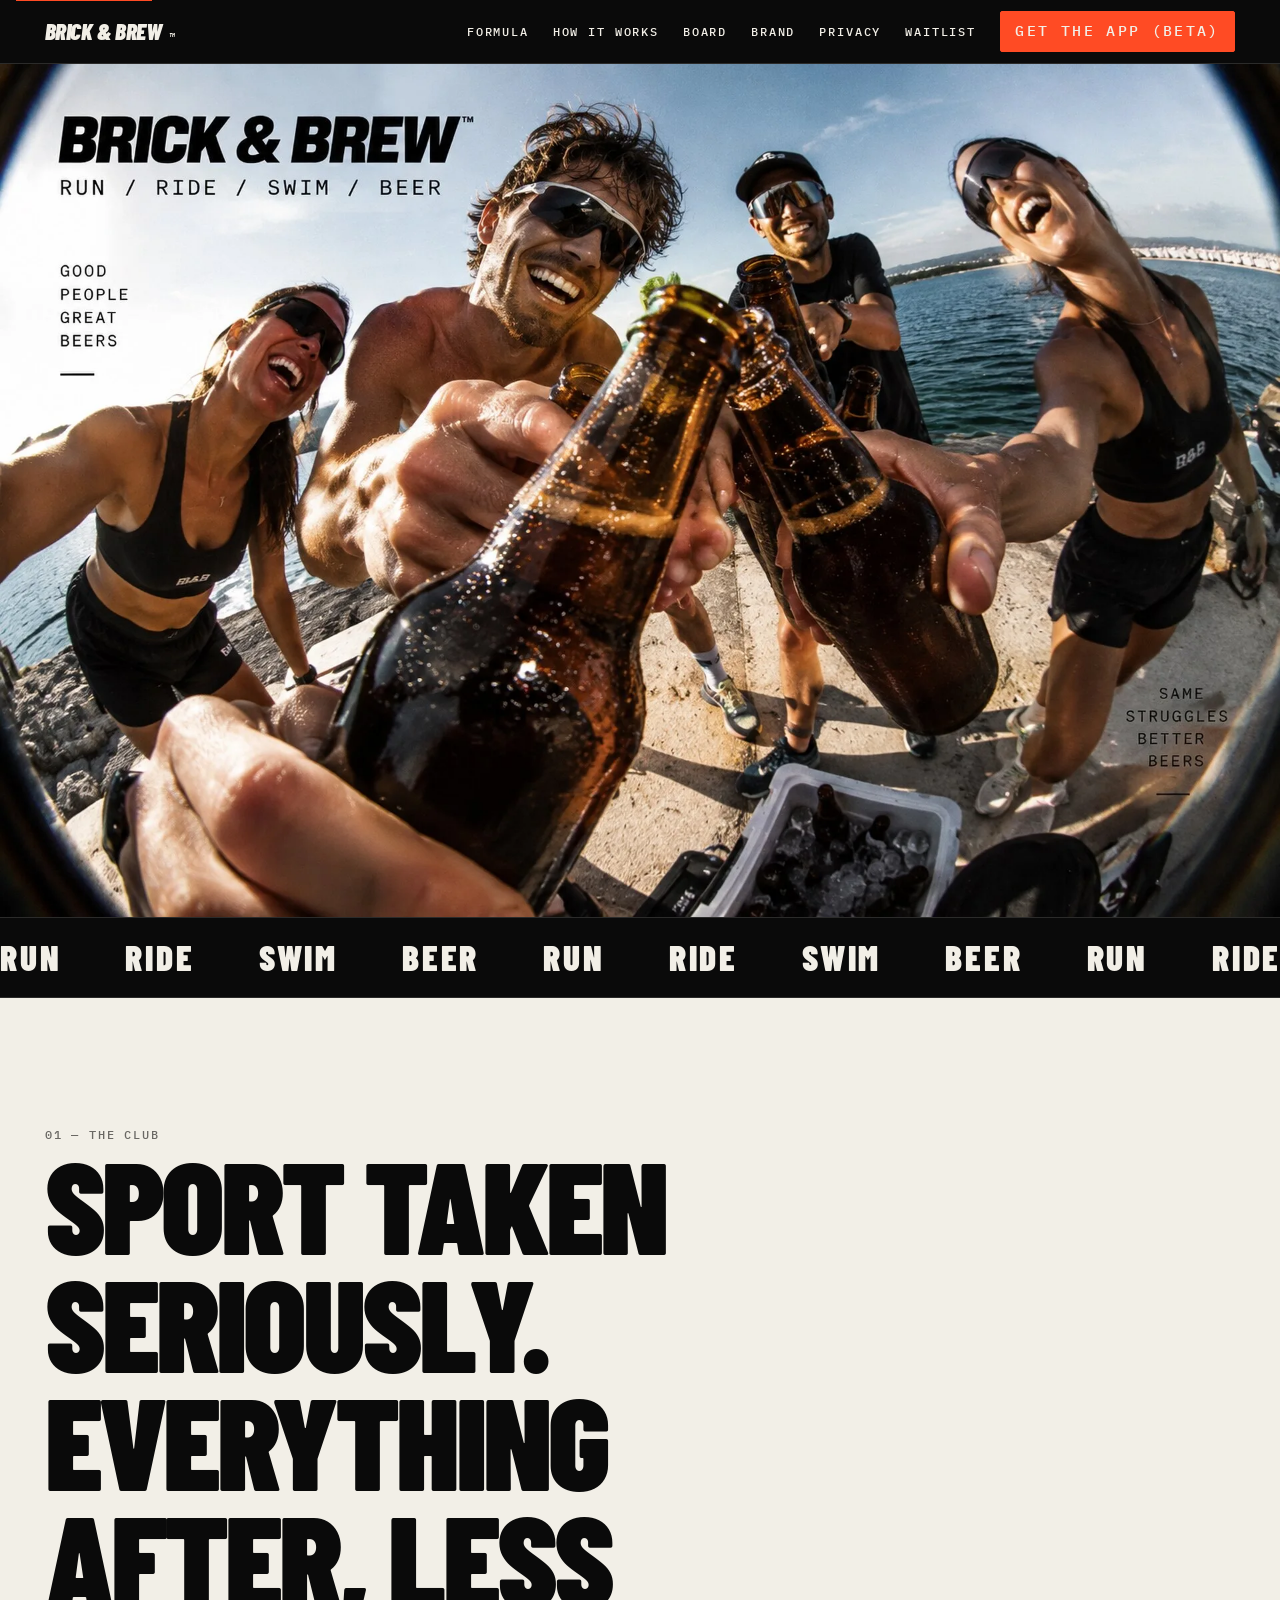
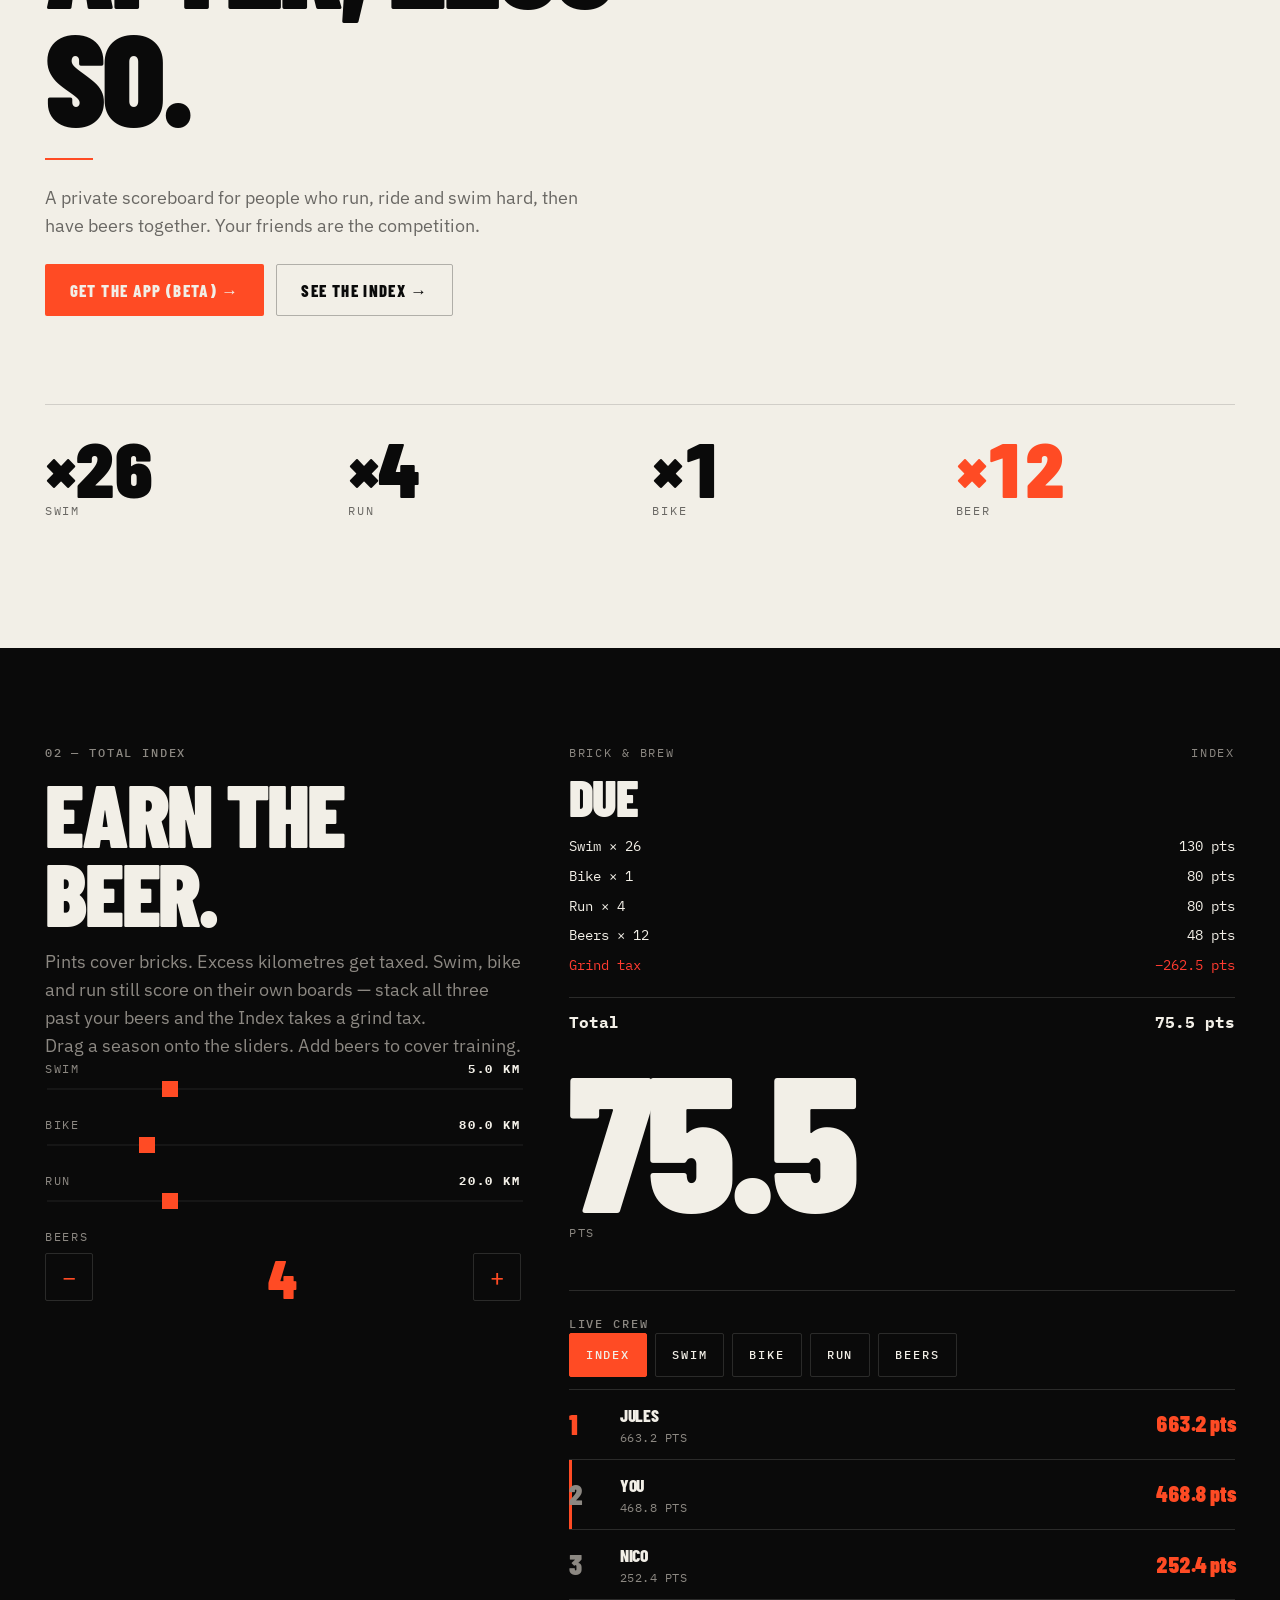
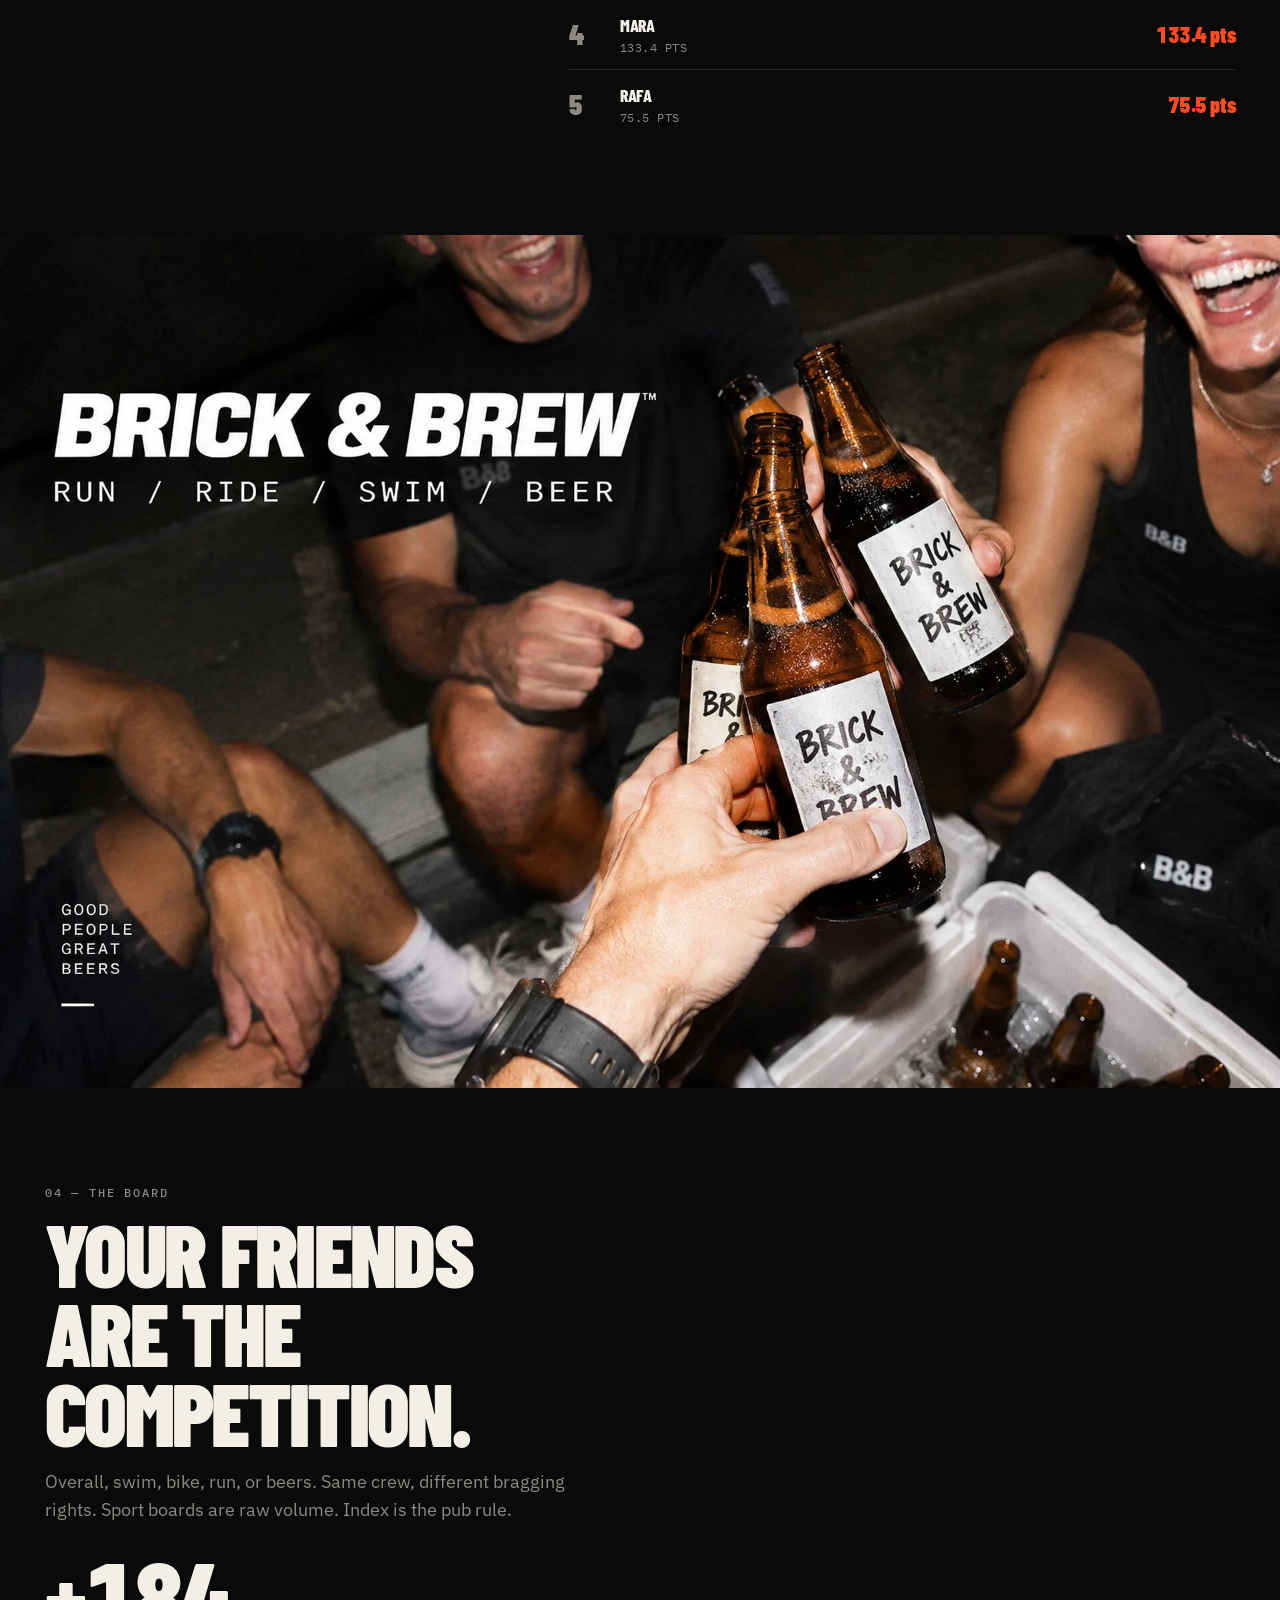
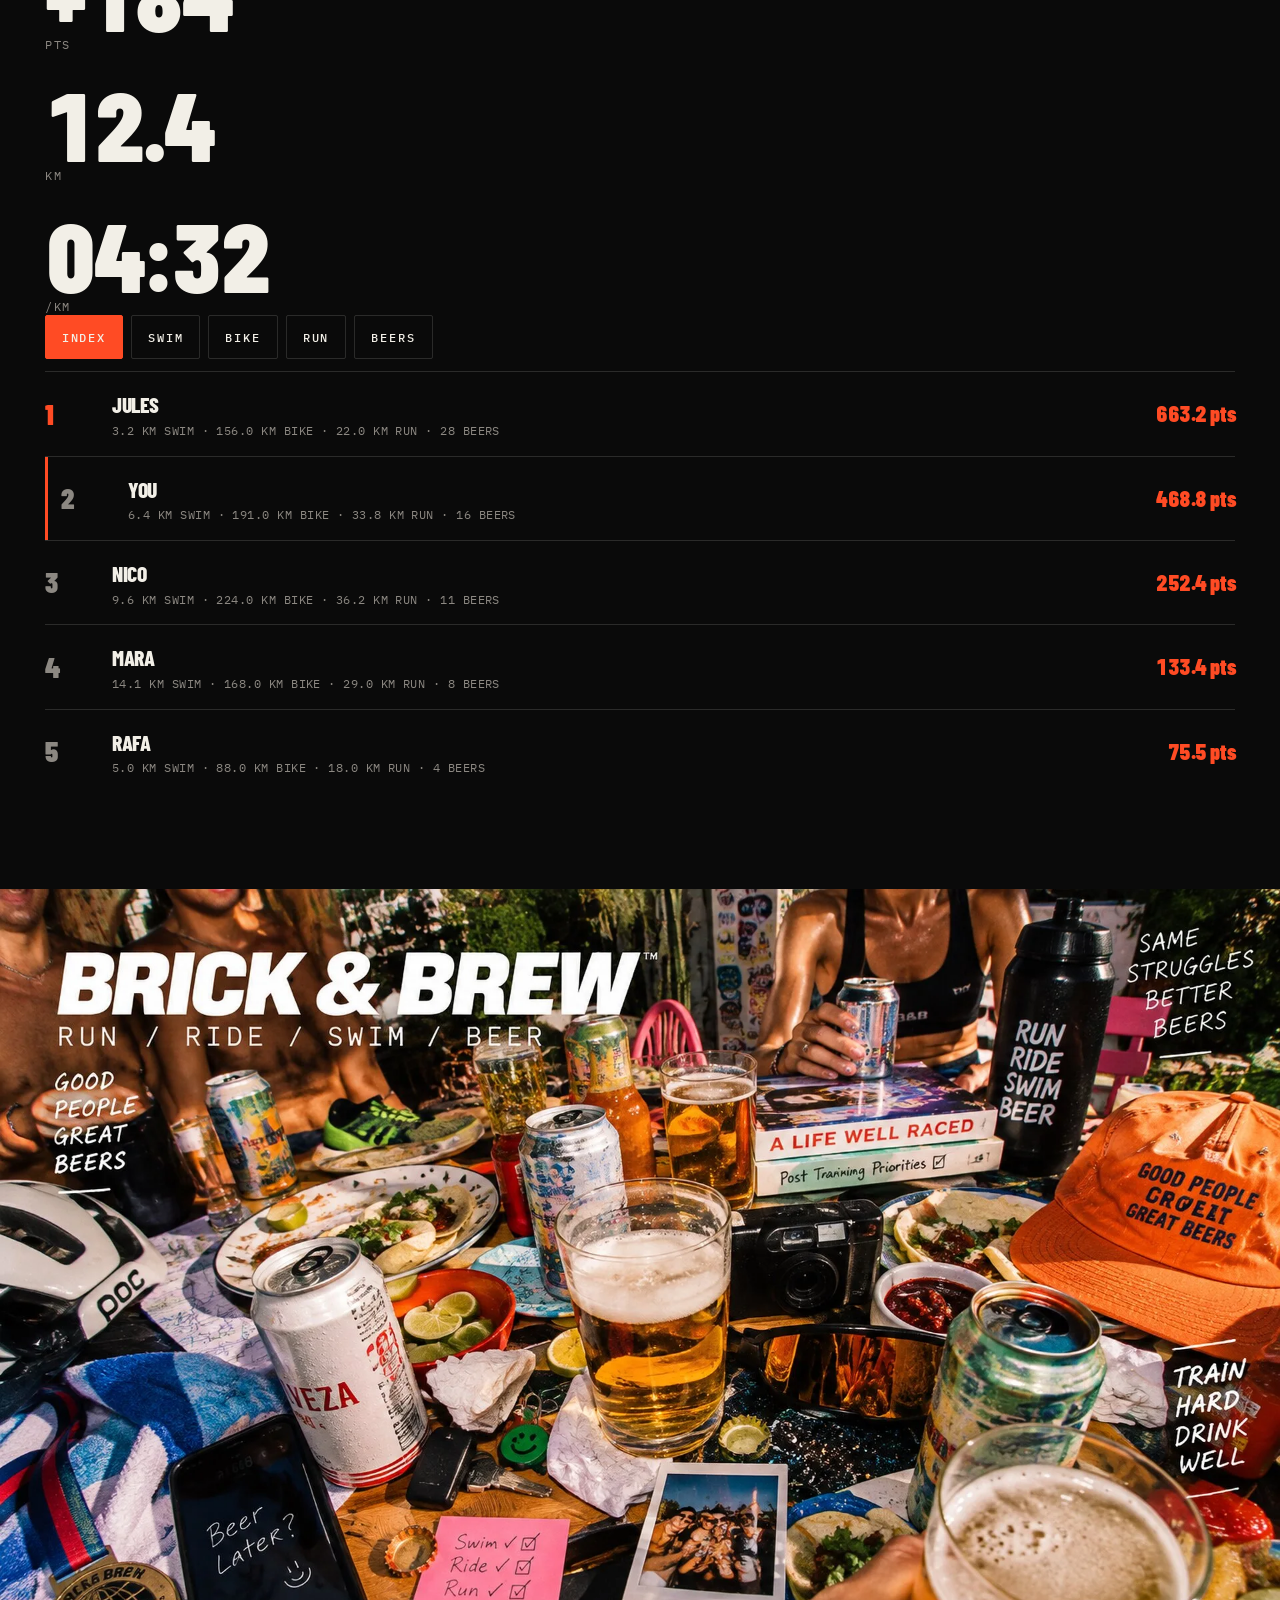
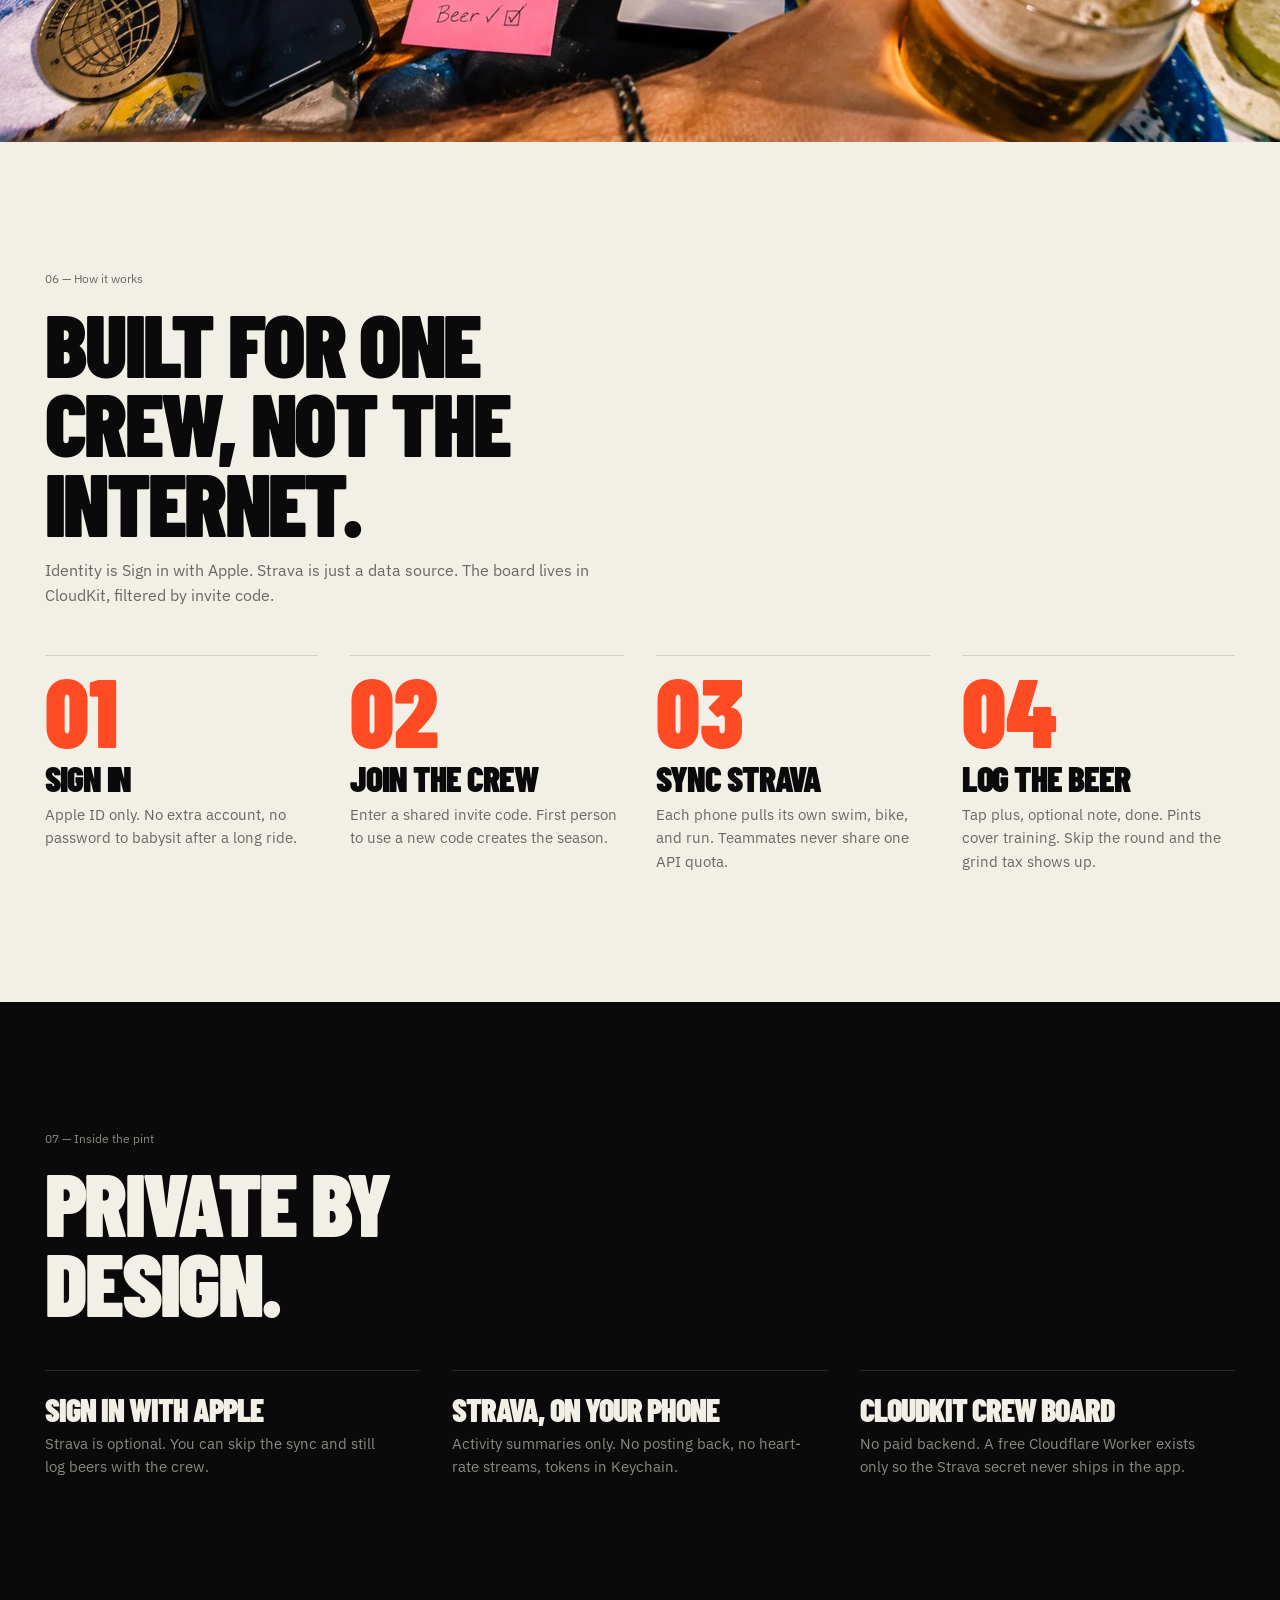
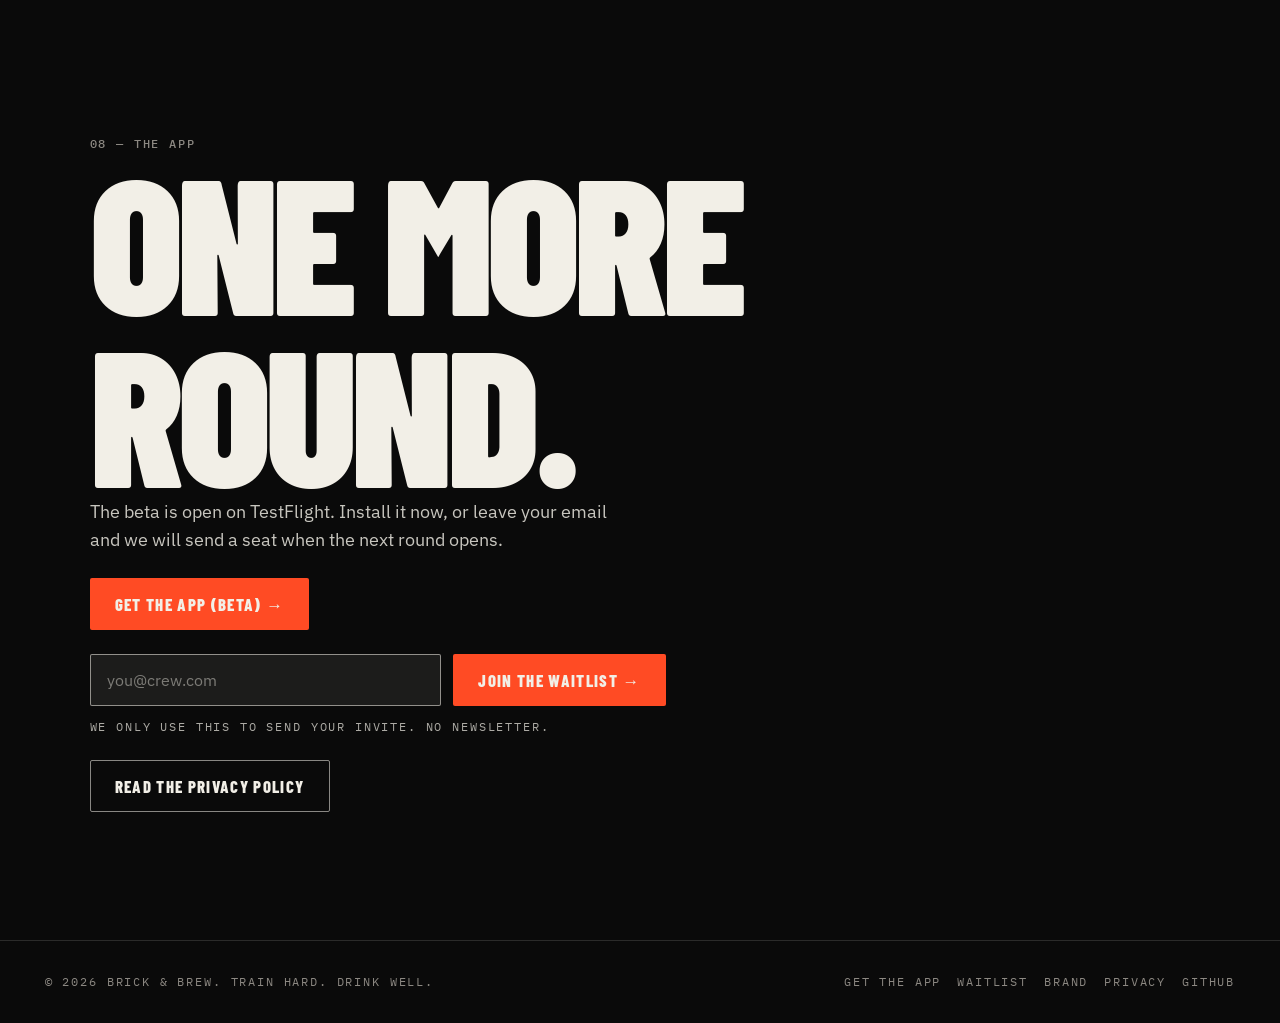
<file: docs/index.html>
<!DOCTYPE html>
<html lang="en">
<head>
  <meta charset="utf-8" />
  <meta name="viewport" content="width=device-width, initial-scale=1" />
  <title>Brick &amp; Brew — Train hard. Drink well.</title>
  <meta name="description" content="A social endurance club. Sync swim, bike, and run from Strava, log beers, and rank the crew on one Total Index." />
  <link rel="canonical" href="https://torresmanu.github.io/BrickAndBrew/" />
  <meta name="theme-color" content="#0A0A0A" />
  <meta property="og:type" content="website" />
  <meta property="og:title" content="Brick &amp; Brew" />
  <meta property="og:description" content="Sport taken seriously. Everything after, less so." />
  <meta property="og:url" content="https://torresmanu.github.io/BrickAndBrew/" />
  <meta property="og:image" content="https://torresmanu.github.io/BrickAndBrew/assets/photos/hero-wide.jpg?v=3" />
  <meta name="twitter:card" content="summary_large_image" />
  <link rel="icon" href="assets/favicon.svg?v=2" type="image/svg+xml" />
  <link rel="icon" href="assets/favicon-32.png?v=2" type="image/png" sizes="32x32" />
  <link rel="mask-icon" href="assets/logo-mark.svg?v=2" color="#0A0A0A" />
  <link rel="apple-touch-icon" href="assets/apple-touch-icon.png" />
  <link rel="preconnect" href="https://fonts.googleapis.com" />
  <link rel="preconnect" href="https://fonts.gstatic.com" crossorigin />
  <link href="https://fonts.googleapis.com/css2?family=Barlow+Condensed:ital,wght@0,600;0,700;0,800;0,900;1,600;1,700;1,800;1,900&family=IBM+Plex+Mono:wght@400;500;600&family=IBM+Plex+Sans:wght@400;500;600;700&display=swap" rel="stylesheet" />
  <link rel="stylesheet" href="css/site.css?v=4" />
  <noscript><style>[data-reveal]{opacity:1;transform:none;clip-path:none}</style></noscript>
</head>
<body>
  <a class="skip-link" href="#content">Skip to content</a>

  <header class="site-header">
    <div class="nav-bar">
      <a class="brand" href="index.html">
        Brick &amp; Brew<span class="brand-tm">™</span>
      </a>
      <input class="nav-toggle" id="nav-toggle" type="checkbox" />
      <label class="nav-burger" for="nav-toggle" aria-label="Open menu"><span></span></label>
      <nav class="nav-links" aria-label="Primary">
        <a href="#formula">Formula</a>
        <a href="#how">How it works</a>
        <a href="#board">Board</a>
        <a href="brand.html">Brand</a>
        <a href="privacy.html">Privacy</a>
        <a href="#waitlist">Waitlist</a>
        <a class="btn btn-primary" href="https://testflight.apple.com/join/XtTchxYr" target="_blank" rel="noopener noreferrer">Get the app (beta)</a>
      </nav>
    </div>
  </header>

  <main id="content">
    <section class="hero" aria-label="Brick and Brew">
      <div class="hero-media">
        <picture>
          <source type="image/webp" srcset="assets/photos/hero-wide.webp?v=3" />
          <img
            src="assets/photos/hero-wide.jpg?v=3"
            alt="Brick and Brew harbour toast: friends in kit clinking bottles after training. The still already carries the wordmark and slogans."
            width="1920"
            height="1280"
            fetchpriority="high"
          />
        </picture>
      </div>
    </section>

    <div class="marquee" aria-hidden="true">
      <div class="marquee-track">
        <span>Run</span><span>Ride</span><span>Swim</span><span>Beer</span>
        <span>Run</span><span>Ride</span><span>Swim</span><span>Beer</span>
        <span>Run</span><span>Ride</span><span>Swim</span><span>Beer</span>
        <span>Run</span><span>Ride</span><span>Swim</span><span>Beer</span>
        <span>Run</span><span>Ride</span><span>Swim</span><span>Beer</span>
        <span>Run</span><span>Ride</span><span>Swim</span><span>Beer</span>
        <span>Run</span><span>Ride</span><span>Swim</span><span>Beer</span>
        <span>Run</span><span>Ride</span><span>Swim</span><span>Beer</span>
      </div>
    </div>

    <section class="section" data-density="quiet" data-surface="paper" id="premise">
      <div class="grid">
        <div class="span-8" data-reveal>
          <p class="kicker">01 — The club</p>
          <h1 class="premise-title">Sport taken seriously. Everything after, less so.</h1>
          <hr class="premise-rule" />
          <p class="lede">A private scoreboard for people who run, ride and swim hard, then have beers together. Your friends are the competition.</p>
          <div class="cta-actions">
            <a class="btn btn-primary" href="https://testflight.apple.com/join/XtTchxYr" target="_blank" rel="noopener noreferrer">Get the app (beta) →</a>
            <a class="btn btn-ghost" href="#formula">See the index →</a>
          </div>
        </div>
        <div class="span-12 weight-rail">
          <div class="stat"><span class="stat-value">×26</span><span class="stat-label">Swim</span></div>
          <div class="stat"><span class="stat-value">×4</span><span class="stat-label">Run</span></div>
          <div class="stat"><span class="stat-value">×1</span><span class="stat-label">Bike</span></div>
          <div class="stat" data-sport="beer"><span class="stat-value">×12</span><span class="stat-label">Beer</span></div>
        </div>
      </div>
    </section>

    <section class="section" data-density="active" id="formula">
      <div class="wrap formula-grid">
        <div class="formula-copy" data-reveal>
          <p class="kicker">02 — Total Index</p>
          <h2>Earn the beer.</h2>
          <p class="lede">Pints cover bricks. Excess kilometres get taxed. Swim, bike and run still score on their own boards — stack all three past your beers and the Index takes a grind tax.</p>
          <form aria-describedby="formula-copy">
            <p id="formula-copy" class="lede">Drag a season onto the sliders. Add beers to cover training.</p>
            <div class="calc-row">
              <label for="swim-km">Swim <strong id="swim-km-value">5.0 km</strong></label>
              <input class="calc-range" id="swim-km" type="range" min="0" max="20" step="0.1" value="5" />
            </div>
            <div class="calc-row">
              <label for="ride-km">Bike <strong id="ride-km-value">80.0 km</strong></label>
              <input class="calc-range" id="ride-km" type="range" min="0" max="400" step="1" value="80" />
            </div>
            <div class="calc-row">
              <label for="run-km">Run <strong id="run-km-value">20.0 km</strong></label>
              <input class="calc-range" id="run-km" type="range" min="0" max="80" step="0.1" value="20" />
            </div>
            <div class="calc-row">
              <span>Beers</span>
              <div class="stepper" id="beer-stepper" tabindex="0" role="group" aria-label="Beer count">
                <button type="button" id="beer-minus" aria-label="Fewer beers">−</button>
                <span class="beer-count" id="beer-count-value">4</span>
                <button type="button" id="beer-plus" aria-label="More beers">+</button>
              </div>
            </div>
          </form>
        </div>
        <aside class="receipt" aria-live="polite" data-reveal>
          <div class="receipt-brand"><span>Brick &amp; Brew</span><span>Index</span></div>
          <h3>Due</h3>
          <dl>
            <div><dt>Swim × 26</dt><dd id="receipt-swim">130 pts</dd></div>
            <div><dt>Bike × 1</dt><dd id="receipt-ride">80 pts</dd></div>
            <div><dt>Run × 4</dt><dd id="receipt-run">80 pts</dd></div>
            <div><dt>Beers × 12</dt><dd id="receipt-beer">48 pts</dd></div>
            <div class="tax is-active"><dt>Grind tax</dt><dd id="receipt-tax">−262.5 pts</dd></div>
            <div class="total"><dt>Total</dt><dd id="receipt-total">75.5 pts</dd></div>
          </dl>
          <p class="index-blowup" id="index-hero">75.5</p>
          <span class="index-unit">PTS</span>
          <div class="live-board">
            <p class="kicker">Live crew</p>
            <div class="chips" role="group" aria-label="Preview leaderboard filters">
              <button class="chip is-active" type="button" data-board="overall" aria-pressed="true">Index</button>
              <button class="chip" type="button" data-board="swim" aria-pressed="false">Swim</button>
              <button class="chip" type="button" data-board="ride" aria-pressed="false">Bike</button>
              <button class="chip" type="button" data-board="run" aria-pressed="false">Run</button>
              <button class="chip" type="button" data-board="beers" aria-pressed="false">Beers</button>
            </div>
            <div class="rank-list" id="hero-board">
              <div class="state-block" role="status" aria-live="polite">
                <span class="spinner" aria-hidden="true"></span>
                <h3>Pulling the board</h3>
                <p>Syncing the crew catalog. This should resolve in a couple of seconds.</p>
              </div>
            </div>
          </div>
        </aside>
      </div>
    </section>

    <section class="section" data-density="loud" aria-label="Community">
      <figure class="photo-stage">
        <picture>
          <source type="image/webp" srcset="assets/photos/night-cheers.webp?v=3" />
          <img
            src="assets/photos/night-cheers.jpg?v=3"
            alt="A crew sitting on the pavement at night, clinking Brick and Brew bottles over an open cooler. The still already carries the wordmark."
            width="1920"
            height="1280"
            loading="lazy"
          />
        </picture>
      </figure>
    </section>

    <section class="section" data-density="active" id="board">
      <div class="wrap board-layout">
        <div data-reveal>
          <p class="kicker">04 — The board</p>
          <h2>Your friends are the competition.</h2>
          <p class="lede">Overall, swim, bike, run, or beers. Same crew, different bragging rights. Sport boards are raw volume. Index is the pub rule.</p>
          <div class="board-meta">
            <div class="stat"><span class="stat-value">+184</span><span class="stat-label">PTS</span></div>
            <div class="stat"><span class="stat-value">12.4</span><span class="stat-label">KM</span></div>
            <div class="stat"><span class="stat-value">04:32</span><span class="stat-label">/KM</span></div>
          </div>
        </div>
        <div data-reveal>
          <div class="chips" role="group" aria-label="Full leaderboard filters">
            <button class="chip is-active" type="button" data-board="overall" aria-pressed="true">Index</button>
            <button class="chip" type="button" data-board="swim" aria-pressed="false">Swim</button>
            <button class="chip" type="button" data-board="ride" aria-pressed="false">Bike</button>
            <button class="chip" type="button" data-board="run" aria-pressed="false">Run</button>
            <button class="chip" type="button" data-board="beers" aria-pressed="false">Beers</button>
          </div>
          <div class="rank-list" id="crew-board">
            <div class="state-block" role="status" aria-live="polite">
              <span class="spinner" aria-hidden="true"></span>
              <h3>Pulling the board</h3>
              <p>Syncing the crew catalog. This should resolve in a couple of seconds.</p>
            </div>
          </div>
        </div>
      </div>
    </section>

    <section class="section" data-density="loud" aria-label="Session table">
      <figure class="photo-stage">
        <picture>
          <source type="image/webp" srcset="assets/photos/table-session.webp?v=3" />
          <img
            src="assets/photos/table-session.jpg?v=3"
            alt="A crowded post-training table: beers in the foreground, tacos, a cycling helmet, and friends still in kit. The still already carries the Brick and Brew lockup and slogans."
            width="1920"
            height="1280"
            loading="lazy"
          />
        </picture>
      </figure>
    </section>

    <section class="section" data-density="quiet" data-surface="paper" id="how">
      <div class="wrap">
        <div class="section-head" data-reveal>
          <p class="kicker">06 — How it works</p>
          <h2>Built for one crew, not the internet.</h2>
          <p>Identity is Sign in with Apple. Strava is just a data source. The board lives in CloudKit, filtered by invite code.</p>
        </div>
        <div class="steps">
          <article class="step" data-reveal>
            <span class="step-num">01</span>
            <h3>Sign in</h3>
            <p>Apple ID only. No extra account, no password to babysit after a long ride.</p>
          </article>
          <article class="step" data-reveal>
            <span class="step-num">02</span>
            <h3>Join the crew</h3>
            <p>Enter a shared invite code. First person to use a new code creates the season.</p>
          </article>
          <article class="step" data-reveal>
            <span class="step-num">03</span>
            <h3>Sync Strava</h3>
            <p>Each phone pulls its own swim, bike, and run. Teammates never share one API quota.</p>
          </article>
          <article class="step" data-reveal>
            <span class="step-num">04</span>
            <h3>Log the beer</h3>
            <p>Tap plus, optional note, done. Pints cover training. Skip the round and the grind tax shows up.</p>
          </article>
        </div>
      </div>
    </section>

    <section class="section" data-density="quiet" id="craft">
      <div class="wrap">
        <div class="section-head" data-reveal>
          <p class="kicker">07 — Inside the pint</p>
          <h2>Private by design.</h2>
        </div>
        <div class="features">
          <article class="feature" data-reveal>
            <h3>Sign in with Apple</h3>
            <p>Strava is optional. You can skip the sync and still log beers with the crew.</p>
          </article>
          <article class="feature" data-reveal>
            <h3>Strava, on your phone</h3>
            <p>Activity summaries only. No posting back, no heart-rate streams, tokens in Keychain.</p>
          </article>
          <article class="feature" data-reveal>
            <h3>CloudKit crew board</h3>
            <p>No paid backend. A free Cloudflare Worker exists only so the Strava secret never ships in the app.</p>
          </article>
        </div>
      </div>
    </section>

    <section class="cta-finale" id="waitlist" aria-label="Waitlist">
      <div class="cta-finale-copy">
        <p class="kicker">08 — The app</p>
        <h2>One more round.</h2>
        <p class="lede">The beta is open on TestFlight. Install it now, or leave your email and we will send a seat when the next round opens.</p>
        <div class="cta-actions">
          <a class="btn btn-primary" href="https://testflight.apple.com/join/XtTchxYr" target="_blank" rel="noopener noreferrer">Get the app (beta) →</a>
        </div>
        <form
          class="waitlist-form"
          id="waitlist-form"
          action="https://brickandbrew-waitlist.brickandbrew.workers.dev/waitlist"
          method="post"
          novalidate
        >
          <div class="waitlist-honeypot" aria-hidden="true">
            <label for="waitlist-company">Company</label>
            <input id="waitlist-company" name="company" type="text" tabindex="-1" autocomplete="off" />
          </div>
          <div class="waitlist-row">
            <label class="visually-hidden" for="waitlist-email">Email</label>
            <input
              class="waitlist-field"
              id="waitlist-email"
              name="email"
              type="email"
              autocomplete="email"
              inputmode="email"
              maxlength="254"
              placeholder="you@crew.com"
              required
              aria-describedby="waitlist-hint waitlist-status"
            />
            <button class="btn btn-primary" id="waitlist-submit" type="submit">
              <span class="spinner btn-spinner" hidden aria-hidden="true"></span>
              <span class="btn-label">Join the waitlist →</span>
            </button>
          </div>
          <p class="waitlist-hint" id="waitlist-hint">We only use this to send your invite. No newsletter.</p>
          <div class="waitlist-status" id="waitlist-status" role="status" aria-live="polite"></div>
          <div class="waitlist-result" id="waitlist-success" hidden>
            <p class="kicker">You're on the list</p>
            <h3>We'll ping you.</h3>
            <p>When the next TestFlight round opens, that email gets a seat.</p>
          </div>
        </form>
        <noscript>
          <p class="waitlist-hint">Turn on JavaScript to join the waitlist from this page.</p>
        </noscript>
        <div class="cta-actions">
          <a class="btn btn-ghost" href="privacy.html">Read the privacy policy</a>
        </div>
      </div>
    </section>
  </main>

  <footer class="site-footer">
    <div class="wrap footer-grid">
      <p>© <span id="year">2026</span> Brick &amp; Brew. Train hard. Drink well.</p>
      <div class="footer-links">
        <a href="https://testflight.apple.com/join/XtTchxYr" target="_blank" rel="noopener noreferrer">Get the app</a>
        <a href="#waitlist">Waitlist</a>
        <a href="brand.html">Brand</a>
        <a href="privacy.html">Privacy</a>
        <a href="https://github.com/torresmanu/BrickAndBrew" rel="noopener noreferrer">GitHub</a>
      </div>
    </div>
  </footer>
  <script src="js/site.js" defer></script>
  <script src="js/waitlist.js" defer></script>
</body>
</html>
</file>
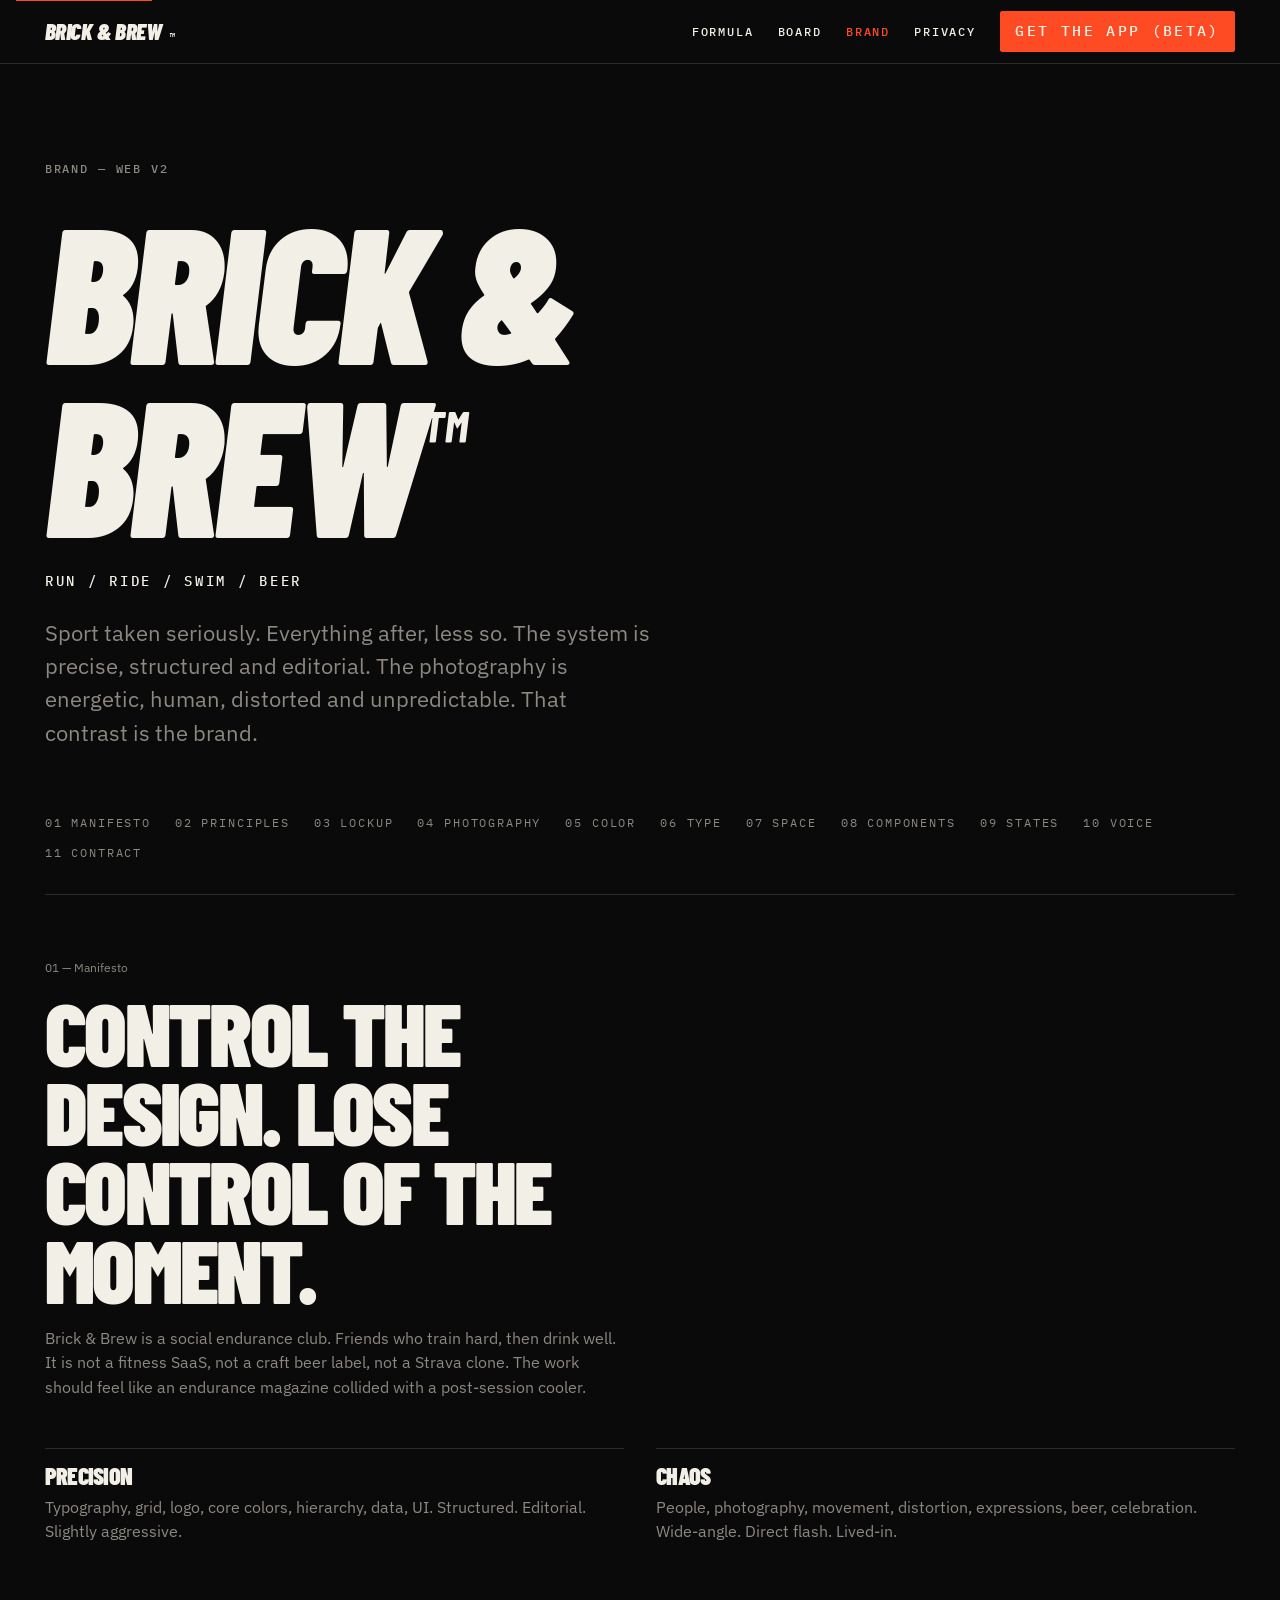
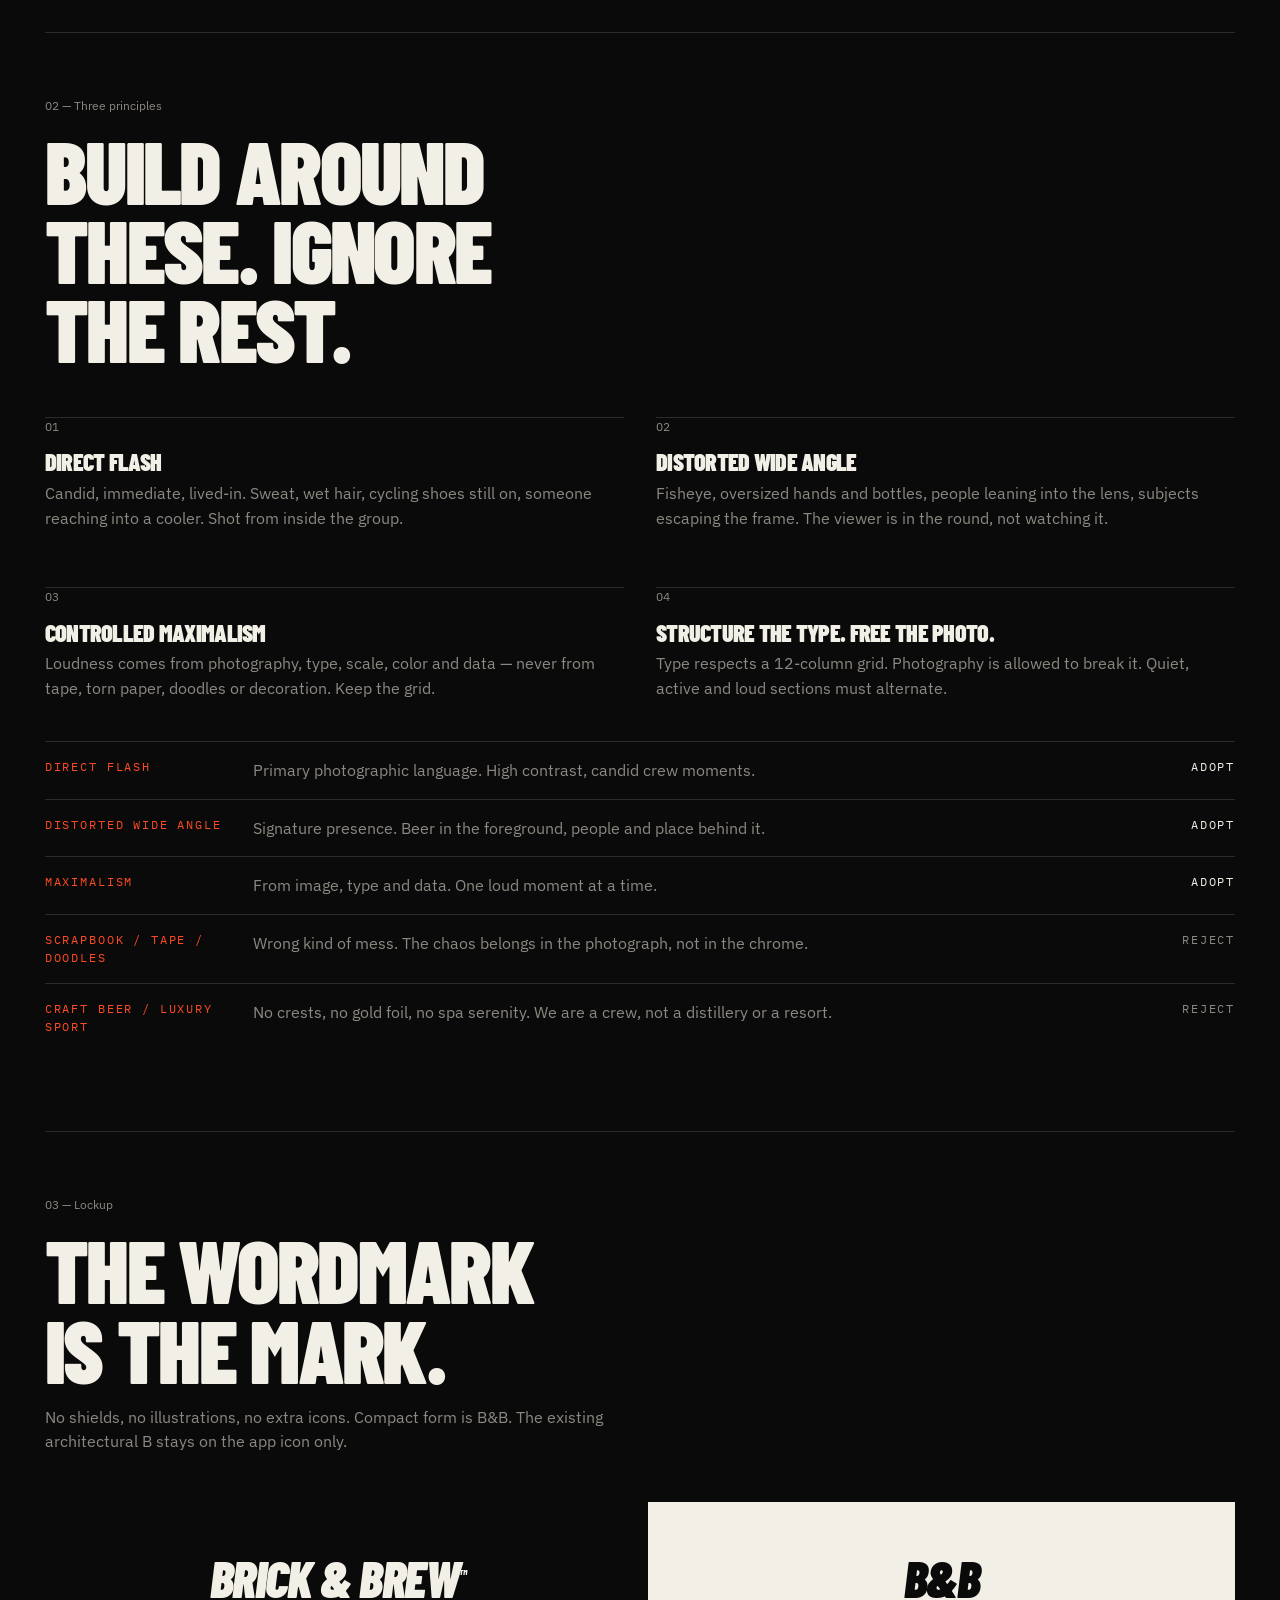
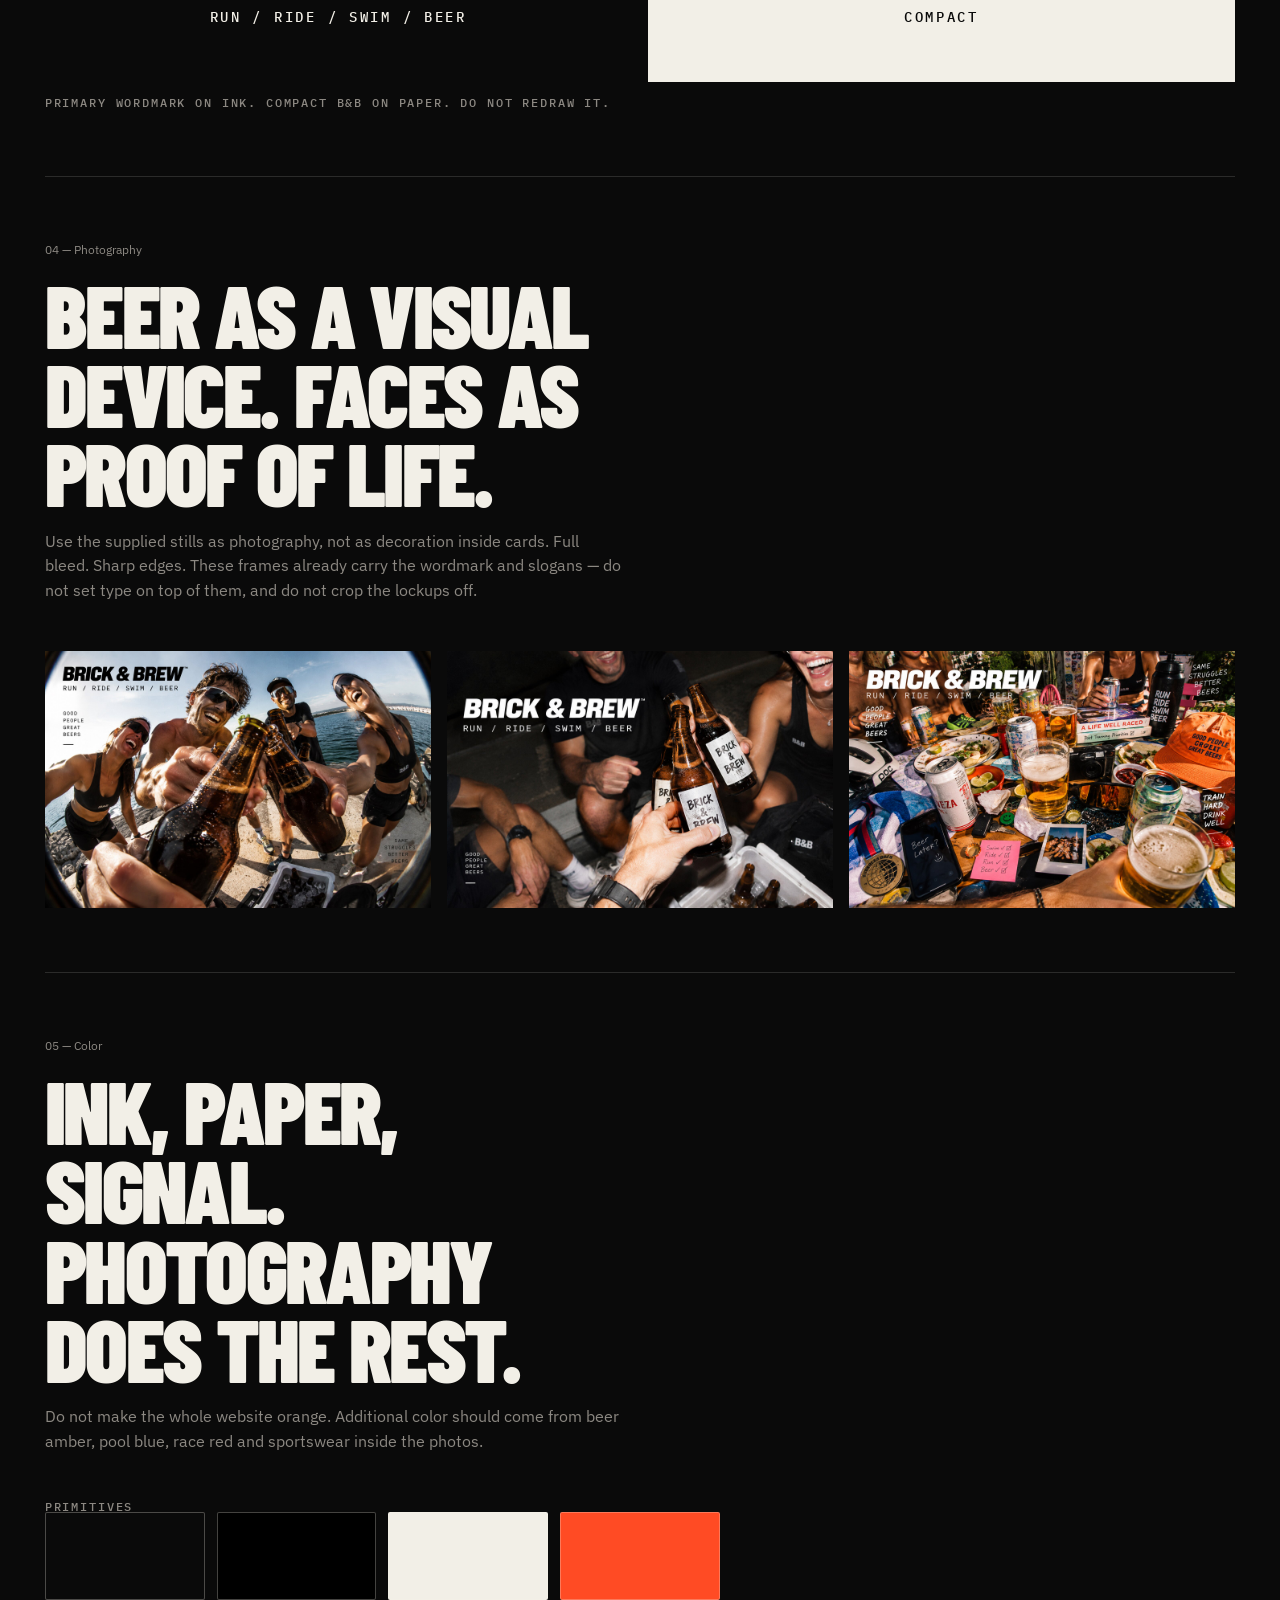
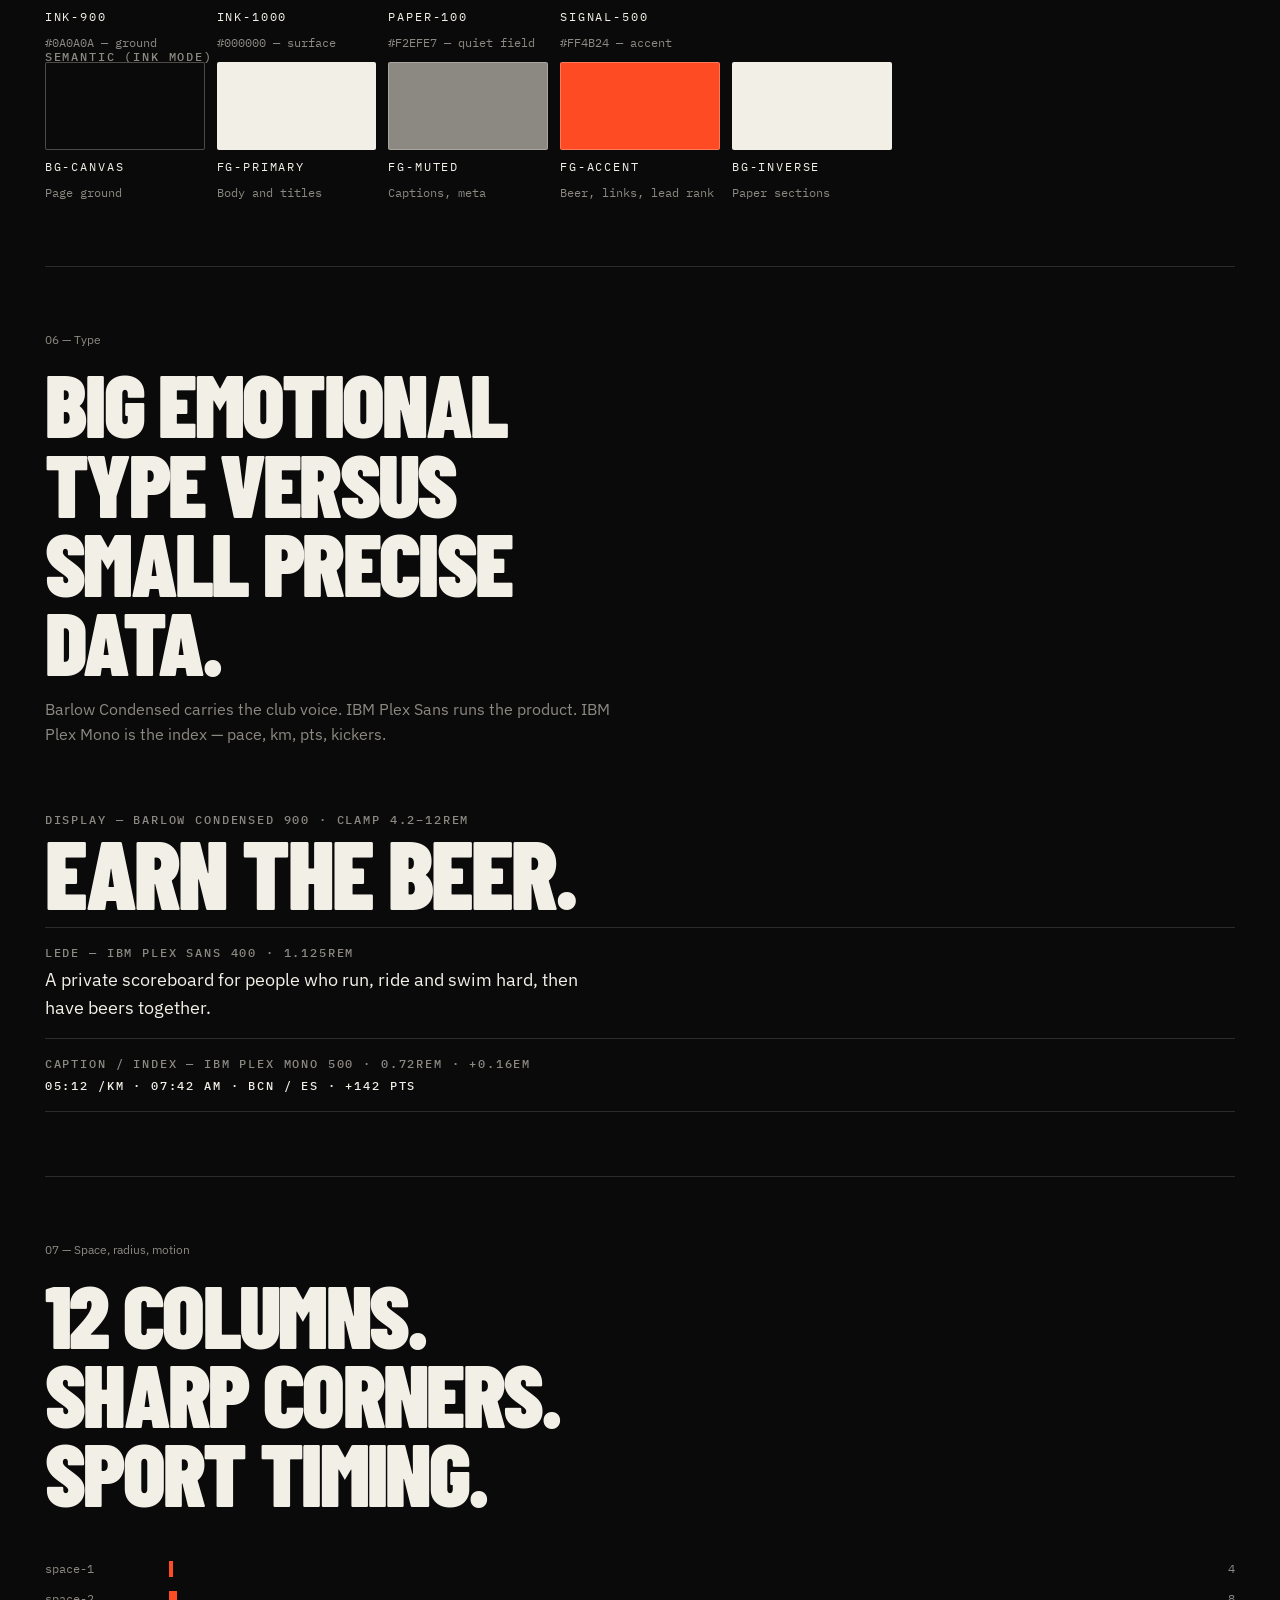
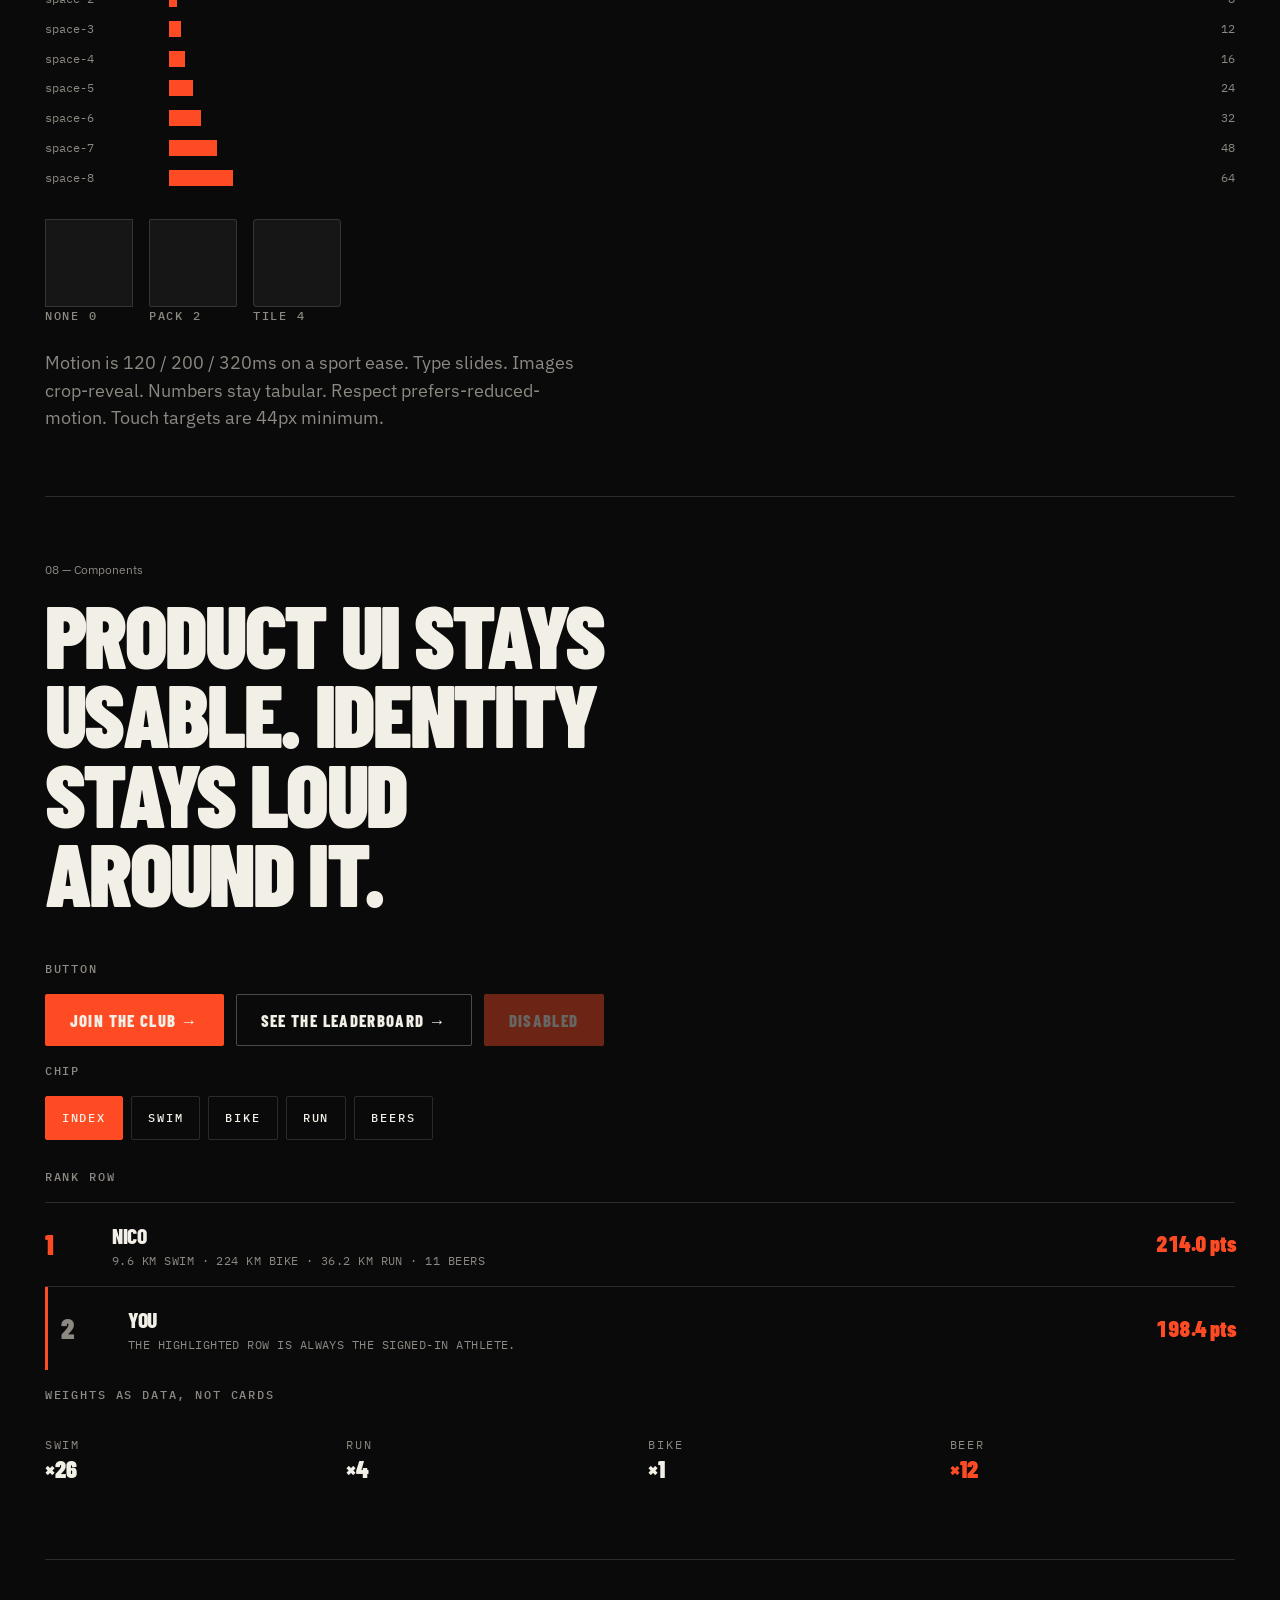
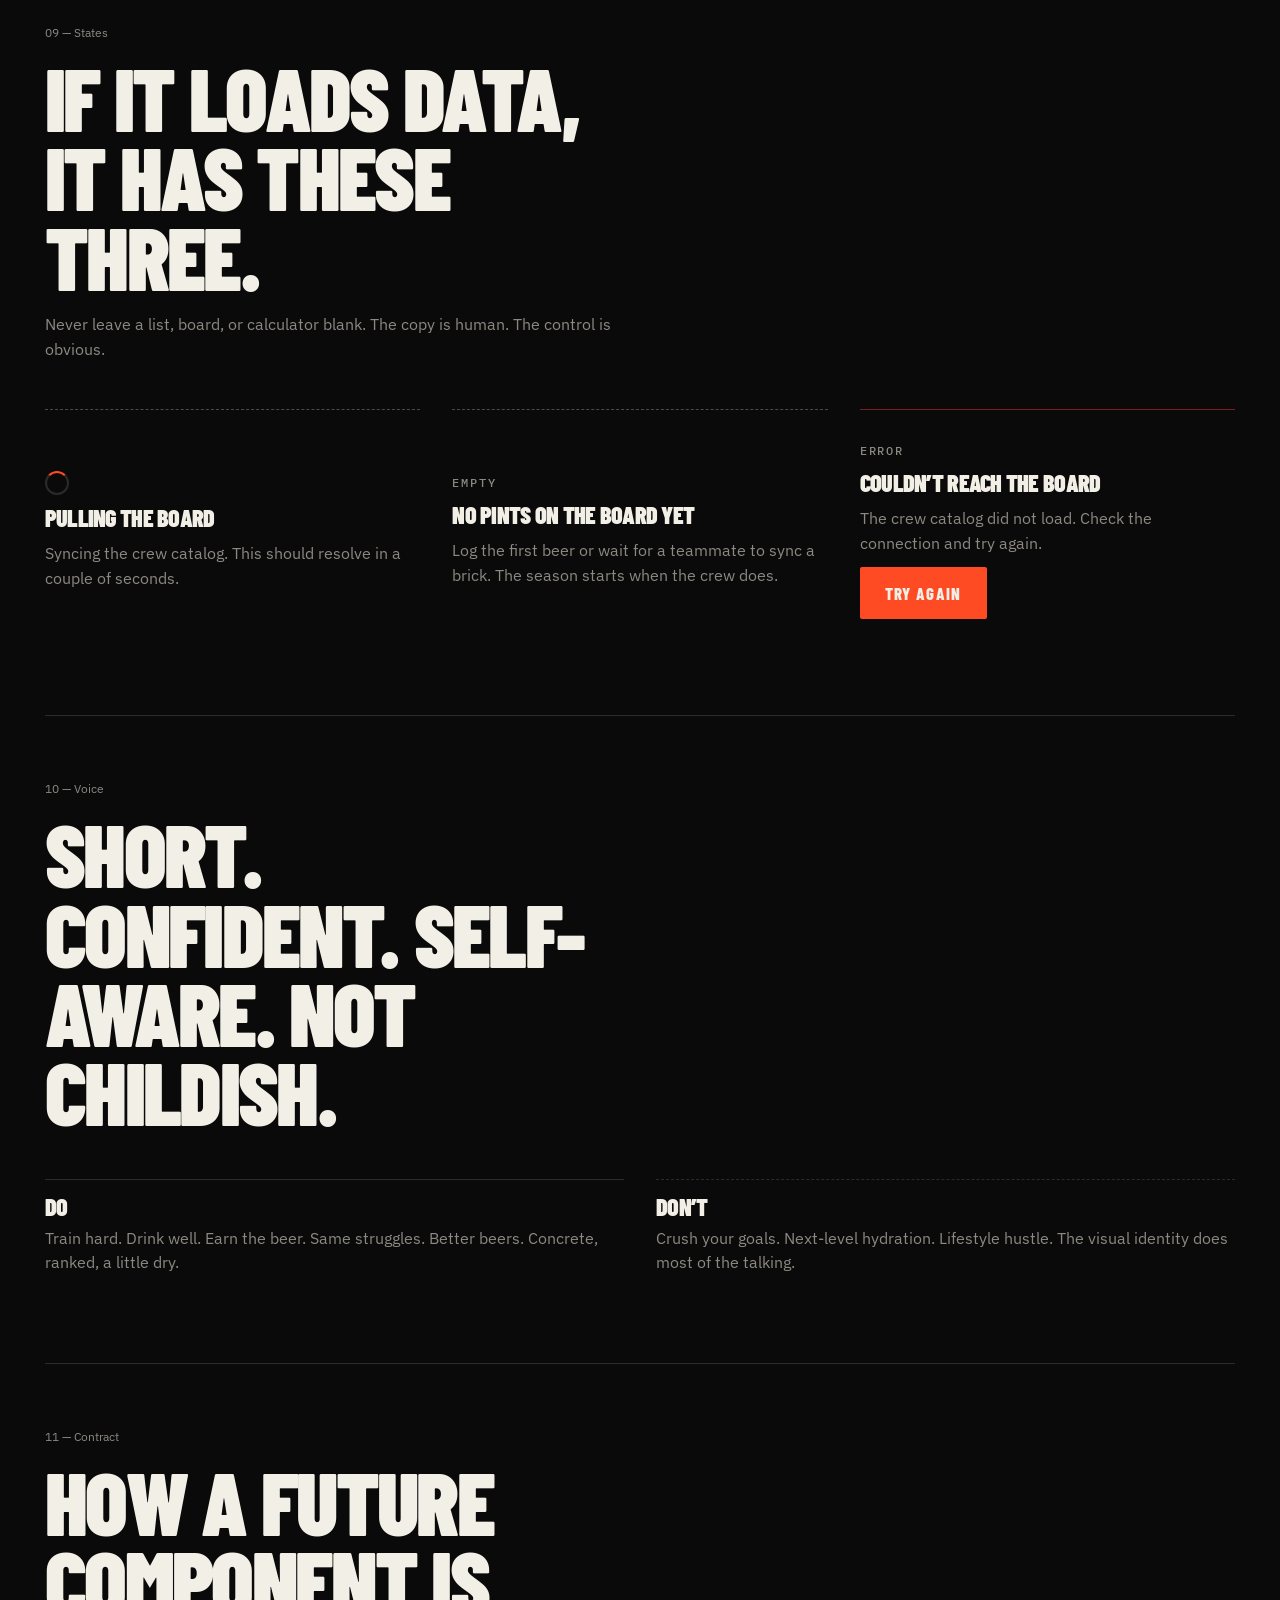
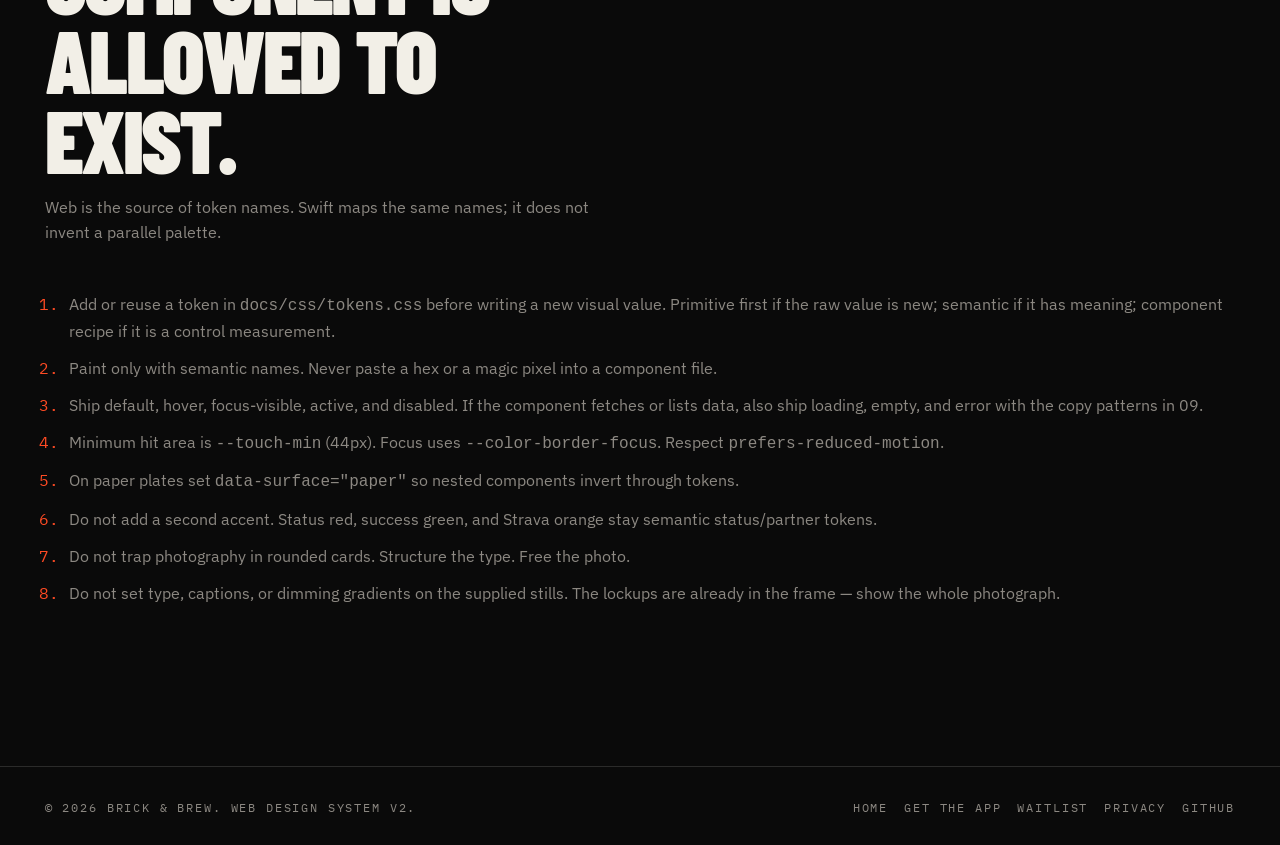
<file: docs/brand.html>
<!DOCTYPE html>
<html lang="en">
<head>
  <meta charset="utf-8" />
  <meta name="viewport" content="width=device-width, initial-scale=1" />
  <title>Brand &amp; design system — Brick &amp; Brew</title>
  <meta name="description" content="Living brandbook and design system for Brick &amp; Brew. Precision type, chaotic photography, and the contract future UI must follow." />
  <link rel="canonical" href="https://torresmanu.github.io/BrickAndBrew/brand.html" />
  <meta name="theme-color" content="#0A0A0A" />
  <meta name="robots" content="noindex" />
  <link rel="icon" href="assets/favicon.svg?v=2" type="image/svg+xml" />
  <link rel="icon" href="assets/favicon-32.png?v=2" type="image/png" sizes="32x32" />
  <link rel="mask-icon" href="assets/logo-mark.svg?v=2" color="#0A0A0A" />
  <link rel="apple-touch-icon" href="assets/apple-touch-icon.png" />
  <link rel="preconnect" href="https://fonts.googleapis.com" />
  <link rel="preconnect" href="https://fonts.gstatic.com" crossorigin />
  <link href="https://fonts.googleapis.com/css2?family=Barlow+Condensed:ital,wght@0,600;0,700;0,800;0,900;1,600;1,700;1,800;1,900&family=IBM+Plex+Mono:wght@400;500;600&family=IBM+Plex+Sans:wght@400;500;600;700&display=swap" rel="stylesheet" />
  <link rel="stylesheet" href="css/site.css?v=4" />
</head>
<body>
  <a class="skip-link" href="#content">Skip to content</a>

  <header class="site-header is-scrolled">
    <div class="nav-bar">
      <a class="brand" href="index.html">
        Brick &amp; Brew<span class="brand-tm">™</span>
      </a>
      <input class="nav-toggle" id="nav-toggle" type="checkbox" />
      <label class="nav-burger" for="nav-toggle" aria-label="Open menu"><span></span></label>
      <nav class="nav-links" aria-label="Primary">
        <a href="index.html#formula">Formula</a>
        <a href="index.html#board">Board</a>
        <a href="brand.html" aria-current="page">Brand</a>
        <a href="privacy.html">Privacy</a>
        <a class="btn btn-primary" href="https://testflight.apple.com/join/XtTchxYr" target="_blank" rel="noopener noreferrer">Get the app (beta)</a>
      </nav>
    </div>
  </header>

  <main id="content" class="brandbook">
    <header class="brand-cover">
      <p class="eyebrow">Brand — web v2</p>
      <h1>Brick &amp; Brew<span class="brand-tm">™</span></h1>
      <p class="lockup-meta">Run / Ride / Swim / Beer</p>
      <p class="lede">Sport taken seriously. Everything after, less so. The system is precise, structured and editorial. The photography is energetic, human, distorted and unpredictable. That contrast is the brand.</p>
    </header>

    <nav class="toc" aria-label="Brandbook">
      <a href="#manifesto">01 Manifesto</a>
      <a href="#principles">02 Principles</a>
      <a href="#logo">03 Lockup</a>
      <a href="#photo">04 Photography</a>
      <a href="#color">05 Color</a>
      <a href="#type">06 Type</a>
      <a href="#space">07 Space</a>
      <a href="#components">08 Components</a>
      <a href="#states">09 States</a>
      <a href="#voice">10 Voice</a>
      <a href="#contract">11 Contract</a>
    </nav>

    <section class="brand-section" id="manifesto">
      <div class="section-head">
        <p class="kicker">01 — Manifesto</p>
        <h2>Control the design. Lose control of the moment.</h2>
        <p>Brick &amp; Brew is a social endurance club. Friends who train hard, then drink well. It is not a fitness SaaS, not a craft beer label, not a Strava clone. The work should feel like an endurance magazine collided with a post-session cooler.</p>
      </div>
      <div class="principle-grid">
        <article class="principle">
          <h3>Precision</h3>
          <p>Typography, grid, logo, core colors, hierarchy, data, UI. Structured. Editorial. Slightly aggressive.</p>
        </article>
        <article class="principle">
          <h3>Chaos</h3>
          <p>People, photography, movement, distortion, expressions, beer, celebration. Wide-angle. Direct flash. Lived-in.</p>
        </article>
      </div>
    </section>

    <section class="brand-section" id="principles">
      <div class="section-head">
        <p class="kicker">02 — Three principles</p>
        <h2>Build around these. Ignore the rest.</h2>
      </div>
      <div class="principle-grid">
        <article class="principle">
          <p class="figure-caption">01</p>
          <h3>Direct flash</h3>
          <p>Candid, immediate, lived-in. Sweat, wet hair, cycling shoes still on, someone reaching into a cooler. Shot from inside the group.</p>
        </article>
        <article class="principle">
          <p class="figure-caption">02</p>
          <h3>Distorted wide angle</h3>
          <p>Fisheye, oversized hands and bottles, people leaning into the lens, subjects escaping the frame. The viewer is in the round, not watching it.</p>
        </article>
        <article class="principle">
          <p class="figure-caption">03</p>
          <h3>Controlled maximalism</h3>
          <p>Loudness comes from photography, type, scale, color and data — never from tape, torn paper, doodles or decoration. Keep the grid.</p>
        </article>
        <article class="principle">
          <p class="figure-caption">04</p>
          <h3>Structure the type. Free the photo.</h3>
          <p>Type respects a 12-column grid. Photography is allowed to break it. Quiet, active and loud sections must alternate.</p>
        </article>
      </div>
      <dl class="trend-map">
        <div class="trend-row">
          <dt>Direct flash</dt>
          <dd>Primary photographic language. High contrast, candid crew moments.</dd>
          <span class="verdict">Adopt</span>
        </div>
        <div class="trend-row">
          <dt>Distorted wide angle</dt>
          <dd>Signature presence. Beer in the foreground, people and place behind it.</dd>
          <span class="verdict">Adopt</span>
        </div>
        <div class="trend-row">
          <dt>Maximalism</dt>
          <dd>From image, type and data. One loud moment at a time.</dd>
          <span class="verdict">Adopt</span>
        </div>
        <div class="trend-row is-out">
          <dt>Scrapbook / tape / doodles</dt>
          <dd>Wrong kind of mess. The chaos belongs in the photograph, not in the chrome.</dd>
          <span class="verdict">Reject</span>
        </div>
        <div class="trend-row is-out">
          <dt>Craft beer / luxury sport</dt>
          <dd>No crests, no gold foil, no spa serenity. We are a crew, not a distillery or a resort.</dd>
          <span class="verdict">Reject</span>
        </div>
      </dl>
    </section>

    <section class="brand-section" id="logo">
      <div class="section-head">
        <p class="kicker">03 — Lockup</p>
        <h2>The wordmark is the mark.</h2>
        <p>No shields, no illustrations, no extra icons. Compact form is B&amp;B. The existing architectural B stays on the app icon only.</p>
      </div>
      <div class="logo-lockups">
        <div class="logo-lockup is-ink">
          <div class="lockup">
            <p class="lockup-word">Brick &amp; Brew<span class="tm">™</span></p>
            <p class="lockup-meta">Run / Ride / Swim / Beer</p>
          </div>
        </div>
        <div class="logo-lockup is-paper">
          <div class="lockup">
            <p class="lockup-word">B&amp;B</p>
            <p class="lockup-meta">Compact</p>
          </div>
        </div>
      </div>
      <p class="figure-caption logo-caption">Primary wordmark on ink. Compact B&amp;B on paper. Do not redraw it.</p>
    </section>

    <section class="brand-section" id="photo">
      <div class="section-head">
        <p class="kicker">04 — Photography</p>
        <h2>Beer as a visual device. Faces as proof of life.</h2>
        <p>Use the supplied stills as photography, not as decoration inside cards. Full bleed. Sharp edges. These frames already carry the wordmark and slogans — do not set type on top of them, and do not crop the lockups off.</p>
      </div>
      <div class="photo-specimens">
        <figure class="photo-frame">
          <img src="assets/photos/hero-wide.jpg?v=3" alt="Wide-angle harbour toast with the Brick and Brew lockup." width="1920" height="1280" />
        </figure>
        <figure class="photo-frame">
          <img src="assets/photos/night-cheers.jpg?v=3" alt="Night cooler and bottles with the Brick and Brew lockup." width="1920" height="1280" />
        </figure>
        <figure class="photo-frame">
          <img src="assets/photos/table-session.jpg?v=3" alt="Post-training table still with baked-in slogans." width="1920" height="1280" />
        </figure>
      </div>
    </section>

    <section class="brand-section" id="color">
      <div class="section-head">
        <p class="kicker">05 — Color</p>
        <h2>Ink, paper, signal. Photography does the rest.</h2>
        <p>Do not make the whole website orange. Additional color should come from beer amber, pool blue, race red and sportswear inside the photos.</p>
      </div>
      <h3 class="kicker">Primitives</h3>
      <div class="swatch-grid is-primitives">
        <div class="swatch"><div class="swatch-chip" data-swatch="ink-900"></div><dt>ink-900</dt><dd>#0A0A0A — ground</dd></div>
        <div class="swatch"><div class="swatch-chip" data-swatch="ink-1000"></div><dt>ink-1000</dt><dd>#000000 — surface</dd></div>
        <div class="swatch"><div class="swatch-chip" data-swatch="paper-100"></div><dt>paper-100</dt><dd>#F2EFE7 — quiet field</dd></div>
        <div class="swatch"><div class="swatch-chip" data-swatch="signal-500"></div><dt>signal-500</dt><dd>#FF4B24 — accent</dd></div>
      </div>
      <h3 class="kicker">Semantic (ink mode)</h3>
      <div class="swatch-grid is-semantic">
        <div class="swatch"><div class="swatch-chip" data-swatch="bg-canvas"></div><dt>bg-canvas</dt><dd>Page ground</dd></div>
        <div class="swatch"><div class="swatch-chip" data-swatch="fg-primary"></div><dt>fg-primary</dt><dd>Body and titles</dd></div>
        <div class="swatch"><div class="swatch-chip" data-swatch="fg-muted"></div><dt>fg-muted</dt><dd>Captions, meta</dd></div>
        <div class="swatch"><div class="swatch-chip" data-swatch="fg-accent"></div><dt>fg-accent</dt><dd>Beer, links, lead rank</dd></div>
        <div class="swatch"><div class="swatch-chip" data-swatch="bg-inverse"></div><dt>bg-inverse</dt><dd>Paper sections</dd></div>
      </div>
    </section>

    <section class="brand-section" id="type">
      <div class="section-head">
        <p class="kicker">06 — Type</p>
        <h2>Big emotional type versus small precise data.</h2>
        <p>Barlow Condensed carries the club voice. IBM Plex Sans runs the product. IBM Plex Mono is the index — pace, km, pts, kickers.</p>
      </div>
      <div class="type-row">
        <p class="meta">Display — Barlow Condensed 900 · clamp 4.2–12rem</p>
        <p class="sample type-sample-display">Earn the beer.</p>
      </div>
      <div class="type-row">
        <p class="meta">Lede — IBM Plex Sans 400 · 1.125rem</p>
        <p class="sample lede">A private scoreboard for people who run, ride and swim hard, then have beers together.</p>
      </div>
      <div class="type-row">
        <p class="meta">Caption / index — IBM Plex Mono 500 · 0.72rem · +0.16em</p>
        <p class="sample figure-caption">05:12 /KM · 07:42 AM · BCN / ES · +142 PTS</p>
      </div>
    </section>

    <section class="brand-section" id="space">
      <div class="section-head">
        <p class="kicker">07 — Space, radius, motion</p>
        <h2>12 columns. Sharp corners. Sport timing.</h2>
      </div>
      <div class="space-rail" aria-label="Spacing scale">
        <div class="space-bar" data-space="1"><span>space-1</span><i></i><span>4</span></div>
        <div class="space-bar" data-space="2"><span>space-2</span><i></i><span>8</span></div>
        <div class="space-bar" data-space="3"><span>space-3</span><i></i><span>12</span></div>
        <div class="space-bar" data-space="4"><span>space-4</span><i></i><span>16</span></div>
        <div class="space-bar" data-space="5"><span>space-5</span><i></i><span>24</span></div>
        <div class="space-bar" data-space="6"><span>space-6</span><i></i><span>32</span></div>
        <div class="space-bar" data-space="7"><span>space-7</span><i></i><span>48</span></div>
        <div class="space-bar" data-space="8"><span>space-8</span><i></i><span>64</span></div>
      </div>
      <div class="radius-row radius-demo">
        <div>
          <div class="radius-chip" data-radius="none"></div>
          <p class="figure-caption">none 0</p>
        </div>
        <div>
          <div class="radius-chip" data-radius="pack"></div>
          <p class="figure-caption">pack 2</p>
        </div>
        <div>
          <div class="radius-chip" data-radius="tile"></div>
          <p class="figure-caption">tile 4</p>
        </div>
      </div>
      <p class="lede motion-note">Motion is 120 / 200 / 320ms on a sport ease. Type slides. Images crop-reveal. Numbers stay tabular. Respect prefers-reduced-motion. Touch targets are 44px minimum.</p>
    </section>

    <section class="brand-section" id="components">
      <div class="section-head">
        <p class="kicker">08 — Components</p>
        <h2>Product UI stays usable. Identity stays loud around it.</h2>
      </div>
      <div class="component-lab">
        <p class="figure-caption">Button</p>
        <div class="lab-row">
          <a class="btn btn-primary" href="#contract">Join the club →</a>
          <a class="btn btn-ghost" href="#contract">See the leaderboard →</a>
          <span class="btn btn-primary is-disabled" aria-disabled="true">Disabled</span>
        </div>
        <p class="figure-caption">Chip</p>
        <div class="chips" role="group" aria-label="Chip specimen">
          <button class="chip is-active" type="button">Index</button>
          <button class="chip" type="button">Swim</button>
          <button class="chip" type="button">Bike</button>
          <button class="chip" type="button">Run</button>
          <button class="chip" type="button">Beers</button>
        </div>
        <p class="figure-caption">Rank row</p>
        <div class="rank-list">
          <article class="rank-row is-lead">
            <span class="rank-num">1</span>
            <div class="rank-meta">
              <strong class="rank-name">Nico</strong>
              <span class="rank-detail">9.6 km swim · 224 km bike · 36.2 km run · 11 beers</span>
            </div>
            <span class="rank-pts">214.0 pts</span>
          </article>
          <article class="rank-row is-you">
            <span class="rank-num">2</span>
            <div class="rank-meta">
              <strong class="rank-name">You</strong>
              <span class="rank-detail">The highlighted row is always the signed-in athlete.</span>
            </div>
            <span class="rank-pts">198.4 pts</span>
          </article>
        </div>
        <p class="figure-caption">Weights as data, not cards</p>
        <dl class="hero-weights">
          <div class="weight"><dt>Swim</dt><dd>×26</dd></div>
          <div class="weight"><dt>Run</dt><dd>×4</dd></div>
          <div class="weight"><dt>Bike</dt><dd>×1</dd></div>
          <div class="weight" data-sport="beer"><dt>Beer</dt><dd>×12</dd></div>
        </dl>
      </div>
    </section>

    <section class="brand-section" id="states">
      <div class="section-head">
        <p class="kicker">09 — States</p>
        <h2>If it loads data, it has these three.</h2>
        <p>Never leave a list, board, or calculator blank. The copy is human. The control is obvious.</p>
      </div>
      <div class="features">
        <div class="state-block" role="status" aria-live="polite">
          <span class="spinner" aria-hidden="true"></span>
          <h3>Pulling the board</h3>
          <p>Syncing the crew catalog. This should resolve in a couple of seconds.</p>
        </div>
        <div class="state-block">
          <p class="figure-caption">Empty</p>
          <h3>No pints on the board yet</h3>
          <p>Log the first beer or wait for a teammate to sync a brick. The season starts when the crew does.</p>
        </div>
        <div class="state-block is-error">
          <p class="figure-caption">Error</p>
          <h3>Couldn’t reach the board</h3>
          <p>The crew catalog did not load. Check the connection and try again.</p>
          <button class="btn btn-primary" type="button">Try again</button>
        </div>
      </div>
    </section>

    <section class="brand-section" id="voice">
      <div class="section-head">
        <p class="kicker">10 — Voice</p>
        <h2>Short. Confident. Self-aware. Not childish.</h2>
      </div>
      <div class="do-dont">
        <article class="do-card">
          <h3>Do</h3>
          <p>Train hard. Drink well. Earn the beer. Same struggles. Better beers. Concrete, ranked, a little dry.</p>
        </article>
        <article class="dont-card">
          <h3>Don’t</h3>
          <p>Crush your goals. Next-level hydration. Lifestyle hustle. The visual identity does most of the talking.</p>
        </article>
      </div>
    </section>

    <section class="brand-section" id="contract">
      <div class="section-head">
        <p class="kicker">11 — Contract</p>
        <h2>How a future component is allowed to exist.</h2>
        <p>Web is the source of token names. Swift maps the same names; it does not invent a parallel palette.</p>
      </div>
      <div class="panel contract">
        <ol>
          <li>Add or reuse a token in <code>docs/css/tokens.css</code> before writing a new visual value. Primitive first if the raw value is new; semantic if it has meaning; component recipe if it is a control measurement.</li>
          <li>Paint only with semantic names. Never paste a hex or a magic pixel into a component file.</li>
          <li>Ship default, hover, focus-visible, active, and disabled. If the component fetches or lists data, also ship loading, empty, and error with the copy patterns in 09.</li>
          <li>Minimum hit area is <code>--touch-min</code> (44px). Focus uses <code>--color-border-focus</code>. Respect <code>prefers-reduced-motion</code>.</li>
          <li>On paper plates set <code>data-surface="paper"</code> so nested components invert through tokens.</li>
          <li>Do not add a second accent. Status red, success green, and Strava orange stay semantic status/partner tokens.</li>
          <li>Do not trap photography in rounded cards. Structure the type. Free the photo.</li>
          <li>Do not set type, captions, or dimming gradients on the supplied stills. The lockups are already in the frame — show the whole photograph.</li>
        </ol>
      </div>
    </section>
  </main>

  <footer class="site-footer">
    <div class="wrap footer-grid">
      <p>© <span id="year">2026</span> Brick &amp; Brew. Web design system v2.</p>
      <div class="footer-links">
        <a href="index.html">Home</a>
        <a href="https://testflight.apple.com/join/XtTchxYr" target="_blank" rel="noopener noreferrer">Get the app</a>
        <a href="index.html#waitlist">Waitlist</a>
        <a href="privacy.html">Privacy</a>
        <a href="https://github.com/torresmanu/BrickAndBrew" rel="noopener noreferrer">GitHub</a>
      </div>
    </div>
  </footer>
  <script src="js/site.js" defer></script>
</body>
</html>
</file>
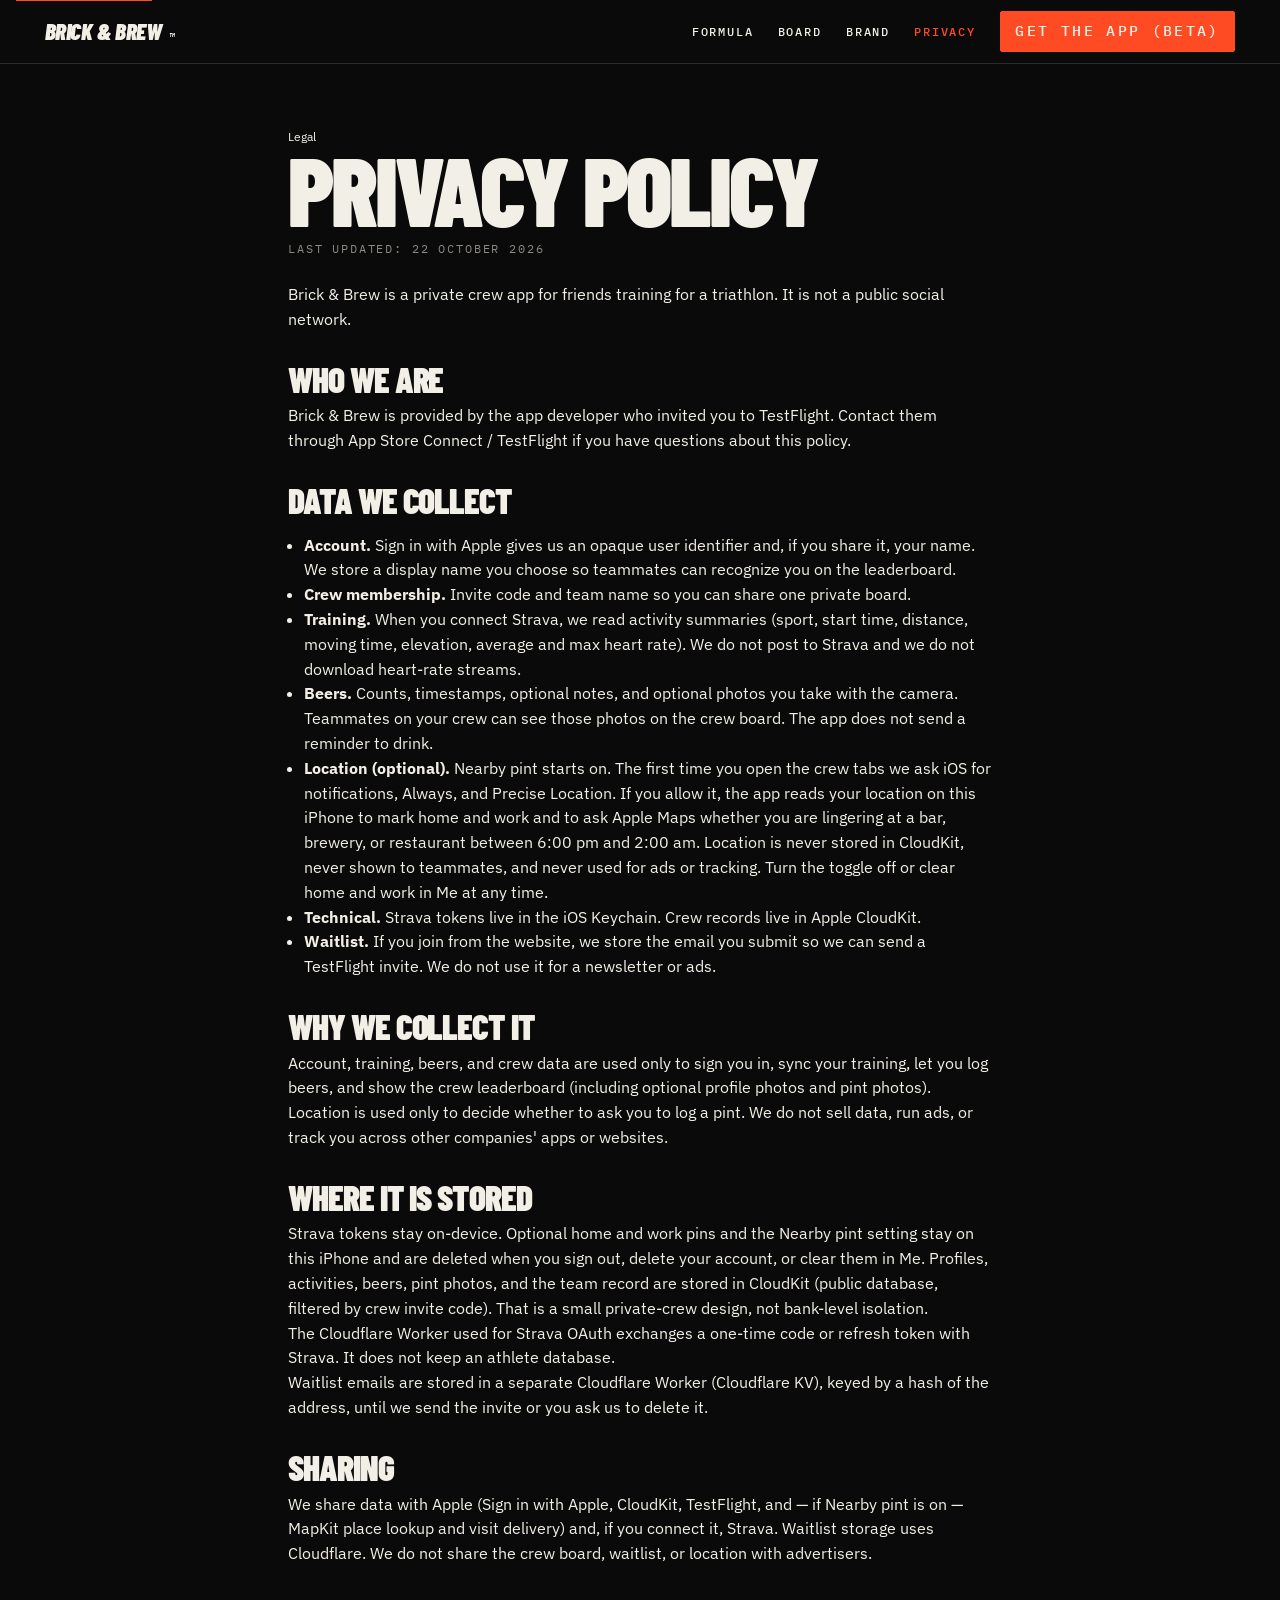
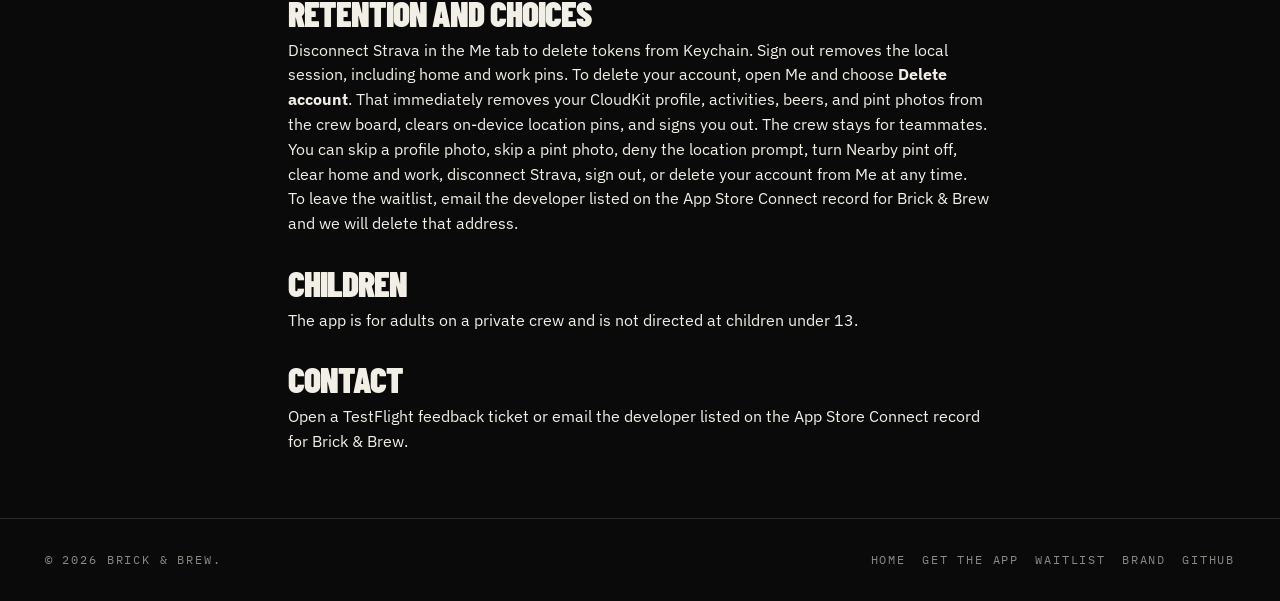
<file: docs/privacy.html>
<!DOCTYPE html>
<html lang="en">
<head>
  <meta charset="utf-8" />
  <meta name="viewport" content="width=device-width, initial-scale=1" />
  <title>Privacy Policy — Brick &amp; Brew</title>
  <meta name="description" content="Privacy policy for the Brick & Brew iPhone app: what we collect, why, and how to delete it." />
  <link rel="canonical" href="https://torresmanu.github.io/BrickAndBrew/privacy.html" />
  <meta name="theme-color" content="#0A0A0A" />
  <link rel="icon" href="assets/favicon.svg?v=2" type="image/svg+xml" />
  <link rel="icon" href="assets/favicon-32.png?v=2" type="image/png" sizes="32x32" />
  <link rel="mask-icon" href="assets/logo-mark.svg?v=2" color="#0A0A0A" />
  <link rel="apple-touch-icon" href="assets/apple-touch-icon.png" />
  <link rel="preconnect" href="https://fonts.googleapis.com" />
  <link rel="preconnect" href="https://fonts.gstatic.com" crossorigin />
  <link href="https://fonts.googleapis.com/css2?family=Barlow+Condensed:ital,wght@0,600;0,700;0,800;0,900;1,600;1,700;1,800;1,900&family=IBM+Plex+Mono:wght@400;500;600&family=IBM+Plex+Sans:wght@400;500;600;700&display=swap" rel="stylesheet" />
  <link rel="stylesheet" href="css/site.css?v=4" />
</head>
<body>
  <a class="skip-link" href="#content">Skip to content</a>

  <header class="site-header is-scrolled">
    <div class="nav-bar">
      <a class="brand" href="index.html">
        Brick &amp; Brew<span class="brand-tm">™</span>
      </a>
      <input class="nav-toggle" id="nav-toggle" type="checkbox" />
      <label class="nav-burger" for="nav-toggle" aria-label="Open menu"><span></span></label>
      <nav class="nav-links" aria-label="Primary">
        <a href="index.html#formula">Formula</a>
        <a href="index.html#board">Board</a>
        <a href="brand.html">Brand</a>
        <a href="privacy.html" aria-current="page">Privacy</a>
        <a class="btn btn-primary" href="https://testflight.apple.com/join/XtTchxYr" target="_blank" rel="noopener noreferrer">Get the app (beta)</a>
      </nav>
    </div>
  </header>

  <main id="content" class="doc">
    <p class="eyebrow">Legal</p>
    <h1>Privacy Policy</h1>
    <p class="updated">Last updated: 22 October 2026</p>
    <p>Brick &amp; Brew is a private crew app for friends training for a triathlon. It is not a public social network.</p>

    <h2>Who we are</h2>
    <p>Brick &amp; Brew is provided by the app developer who invited you to TestFlight. Contact them through App Store Connect / TestFlight if you have questions about this policy.</p>

    <h2>Data we collect</h2>
    <ul>
      <li><strong>Account.</strong> Sign in with Apple gives us an opaque user identifier and, if you share it, your name. We store a display name you choose so teammates can recognize you on the leaderboard.</li>
      <li><strong>Crew membership.</strong> Invite code and team name so you can share one private board.</li>
      <li><strong>Training.</strong> When you connect Strava, we read activity summaries (sport, start time, distance, moving time, elevation, average and max heart rate). We do not post to Strava and we do not download heart-rate streams.</li>
      <li><strong>Beers.</strong> Counts, timestamps, optional notes, and optional photos you take with the camera. Teammates on your crew can see those photos on the crew board. The app does not send a reminder to drink.</li>
      <li><strong>Location (optional).</strong> Nearby pint starts on. The first time you open the crew tabs we ask iOS for notifications, Always, and Precise Location. If you allow it, the app reads your location on this iPhone to mark home and work and to ask Apple Maps whether you are lingering at a bar, brewery, or restaurant between 6:00 pm and 2:00 am. Location is never stored in CloudKit, never shown to teammates, and never used for ads or tracking. Turn the toggle off or clear home and work in Me at any time.</li>
      <li><strong>Technical.</strong> Strava tokens live in the iOS Keychain. Crew records live in Apple CloudKit.</li>
      <li><strong>Waitlist.</strong> If you join from the website, we store the email you submit so we can send a TestFlight invite. We do not use it for a newsletter or ads.</li>
    </ul>

    <h2>Why we collect it</h2>
    <p>Account, training, beers, and crew data are used only to sign you in, sync your training, let you log beers, and show the crew leaderboard (including optional profile photos and pint photos). Location is used only to decide whether to ask you to log a pint. We do not sell data, run ads, or track you across other companies' apps or websites.</p>

    <h2>Where it is stored</h2>
    <p>Strava tokens stay on-device. Optional home and work pins and the Nearby pint setting stay on this iPhone and are deleted when you sign out, delete your account, or clear them in Me. Profiles, activities, beers, pint photos, and the team record are stored in CloudKit (public database, filtered by crew invite code). That is a small private-crew design, not bank-level isolation.</p>
    <p>The Cloudflare Worker used for Strava OAuth exchanges a one-time code or refresh token with Strava. It does not keep an athlete database.</p>
    <p>Waitlist emails are stored in a separate Cloudflare Worker (Cloudflare KV), keyed by a hash of the address, until we send the invite or you ask us to delete it.</p>

    <h2>Sharing</h2>
    <p>We share data with Apple (Sign in with Apple, CloudKit, TestFlight, and — if Nearby pint is on — MapKit place lookup and visit delivery) and, if you connect it, Strava. Waitlist storage uses Cloudflare. We do not share the crew board, waitlist, or location with advertisers.</p>

    <h2>Retention and choices</h2>
    <p>Disconnect Strava in the Me tab to delete tokens from Keychain. Sign out removes the local session, including home and work pins. To delete your account, open Me and choose <strong>Delete account</strong>. That immediately removes your CloudKit profile, activities, beers, and pint photos from the crew board, clears on-device location pins, and signs you out. The crew stays for teammates.</p>
    <p>You can skip a profile photo, skip a pint photo, deny the location prompt, turn Nearby pint off, clear home and work, disconnect Strava, sign out, or delete your account from Me at any time.</p>
    <p>To leave the waitlist, email the developer listed on the App Store Connect record for Brick &amp; Brew and we will delete that address.</p>

    <h2>Children</h2>
    <p>The app is for adults on a private crew and is not directed at children under 13.</p>

    <h2>Contact</h2>
    <p>Open a TestFlight feedback ticket or email the developer listed on the App Store Connect record for Brick &amp; Brew.</p>
  </main>

  <footer class="site-footer">
    <div class="wrap footer-grid">
      <p>© <span id="year">2026</span> Brick &amp; Brew.</p>
      <div class="footer-links">
        <a href="index.html">Home</a>
        <a href="https://testflight.apple.com/join/XtTchxYr" target="_blank" rel="noopener noreferrer">Get the app</a>
        <a href="index.html#waitlist">Waitlist</a>
        <a href="brand.html">Brand</a>
        <a href="https://github.com/torresmanu/BrickAndBrew" rel="noopener noreferrer">GitHub</a>
      </div>
    </div>
  </footer>
  <script src="js/site.js" defer></script>
</body>
</html>
</file>
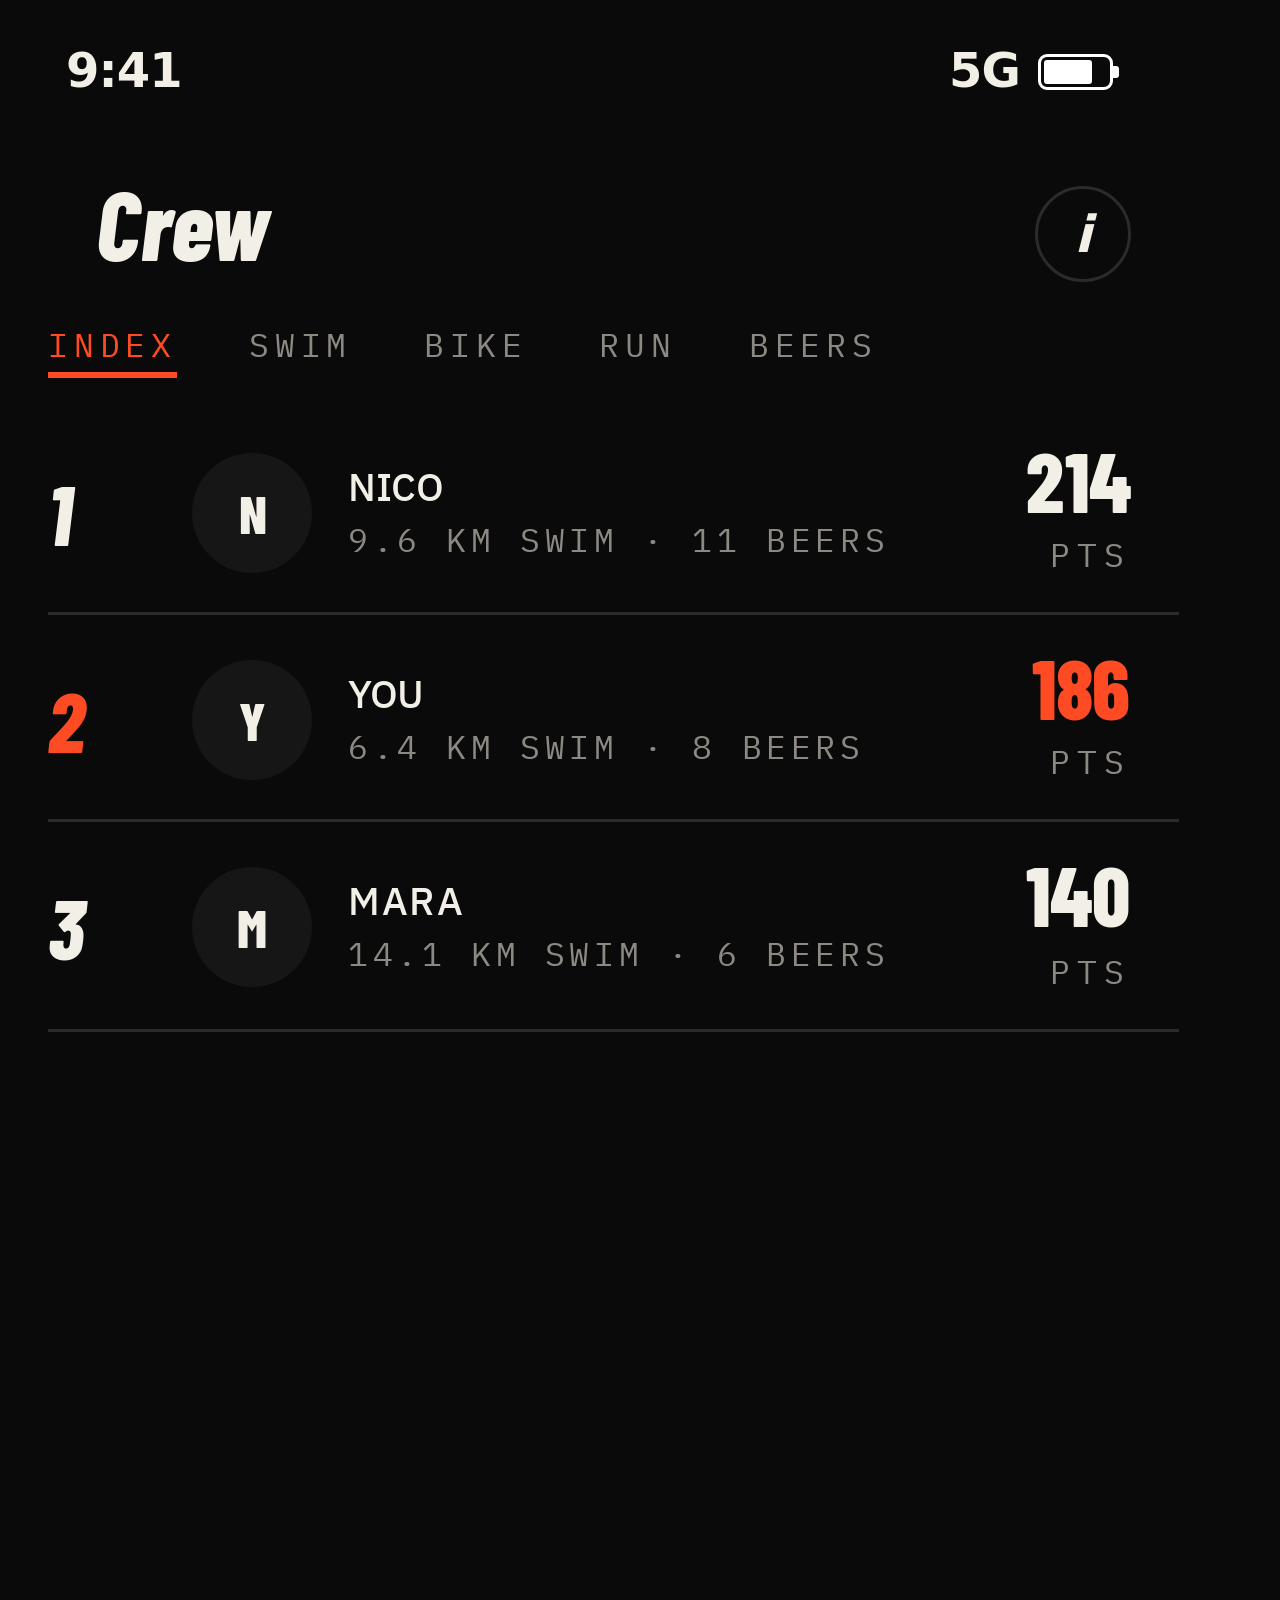
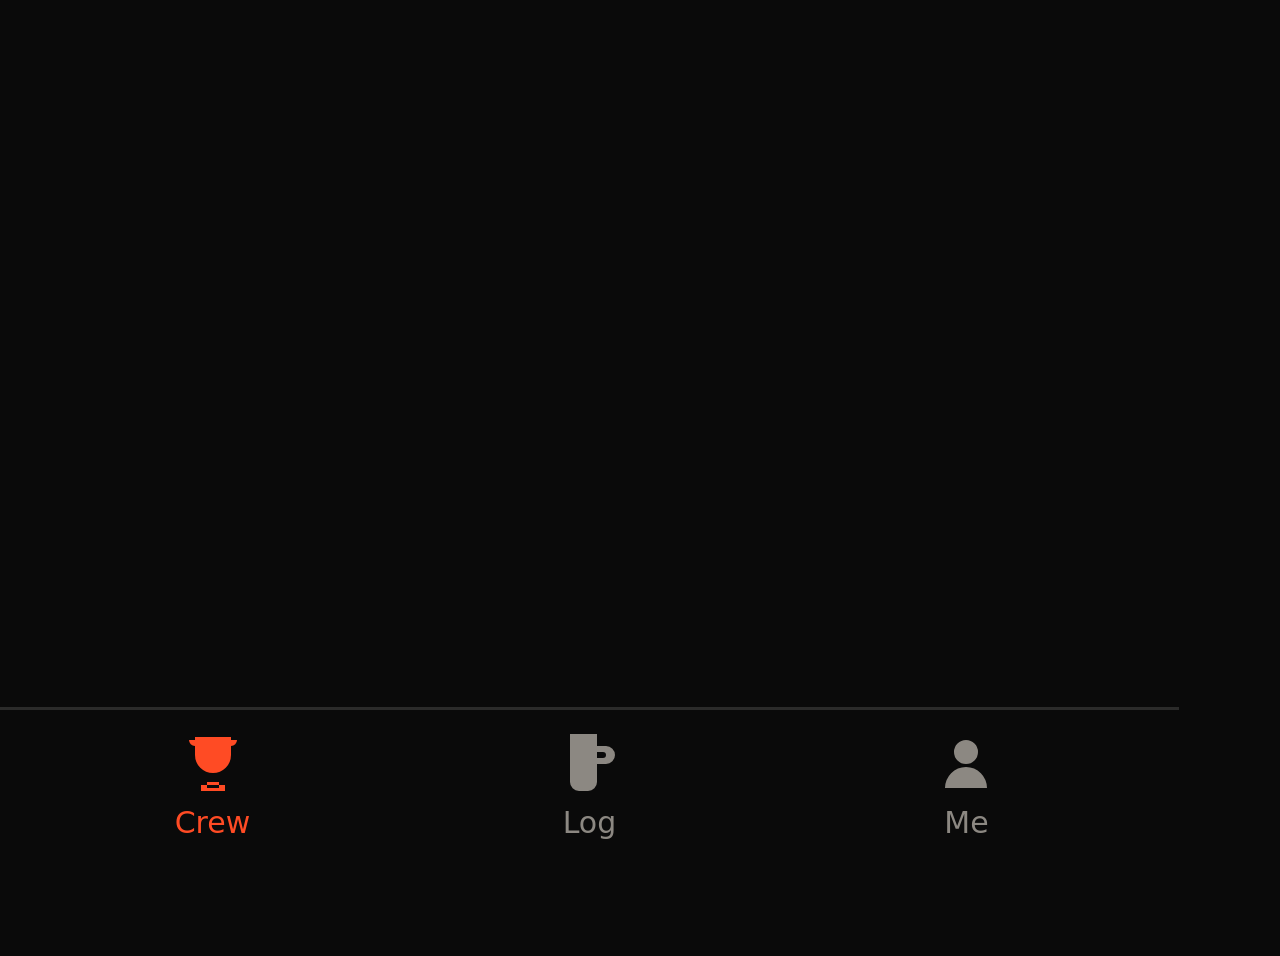
<file: nearby-pint-review/crew.html>
<!doctype html>
<html>
<head>
<meta charset="utf-8">
<link rel="stylesheet" href="phone.css">
</head>
<body>
<div class="device">
  <div class="status"><span>9:41</span><span class="right"><svg class="loc" viewBox="0 0 24 24"><path d="M12 2l7 18-7-4-7 4z"/></svg><span>5G</span><span class="battery"><i></i></span></span></div>
  <div class="crew-head"><h1 class="large-title">Crew</h1><div class="info">i</div></div>
  <div class="filters"><span class="on">INDEX</span><span>SWIM</span><span>BIKE</span><span>RUN</span><span>BEERS</span></div>
  <div class="rank"><b>1</b><div class="avatar">N</div><div class="who"><div class="name">NICO</div><div class="meta">9.6 KM SWIM · 11 BEERS</div></div><div class="pts"><strong>214</strong><span>PTS</span></div></div>
  <div class="rank you"><b>2</b><div class="avatar">Y</div><div class="who"><div class="name">YOU</div><div class="meta">6.4 KM SWIM · 8 BEERS</div></div><div class="pts"><strong>186</strong><span>PTS</span></div></div>
  <div class="rank"><b>3</b><div class="avatar">M</div><div class="who"><div class="name">MARA</div><div class="meta">14.1 KM SWIM · 6 BEERS</div></div><div class="pts"><strong>140</strong><span>PTS</span></div></div>
  <div class="tabbar">
    <div class="tab on"><svg viewBox="0 0 24 24"><path d="M8 21h8v-2H8zm2-3h4v2h-4zM6 3h12v6a6 6 0 0 1-12 0zm-2 1h2v2a2 2 0 0 1-2-2zm14 0h2a2 2 0 0 1-2 2V4z"/></svg>Crew</div>
    <div class="tab"><svg viewBox="0 0 24 24"><path d="M6 2h8v4h3a3 3 0 0 1 0 6h-3v6a3 3 0 0 1-3 3H8a3 3 0 0 1-3-3V2zm8 6v2h2a1 1 0 0 0 0-2z"/></svg>Log</div>
    <div class="tab"><svg viewBox="0 0 24 24"><path d="M12 12a4 4 0 1 0-4-4 4 4 0 0 0 4 4zm-7 8a7 7 0 0 1 14 0z"/></svg>Me</div>
  </div>
  <div class="dim" id="dim"></div>
  <div class="alert-wrap" id="wrap">
    <div class="alert">
      <h2>“Brick &amp; Brew” Would Like to Send You Notifications</h2>
      <p class="msg">Notifications may include alerts, sounds, and icon badges. These can be configured in Settings.</p>
      <div class="pair">
        <button type="button">Don’t Allow</button>
        <button type="button" id="allow">Allow</button>
      </div>
    </div>
  </div>
</div>
<script type="module">
  const dim = document.getElementById("dim");
  const wrap = document.getElementById("wrap");
  const allow = document.getElementById("allow");
  window.film = {
    duration: 5,
    ready: document.fonts.ready,
    frame(t) {
      const u = Math.max(0, Math.min(1, (t - 0.7) / 0.28));
      dim.style.opacity = String(u);
      wrap.style.opacity = String(u);
      allow.classList.toggle("hit", t >= 3.7);
    }
  };
</script>
</body>
</html>
</file>
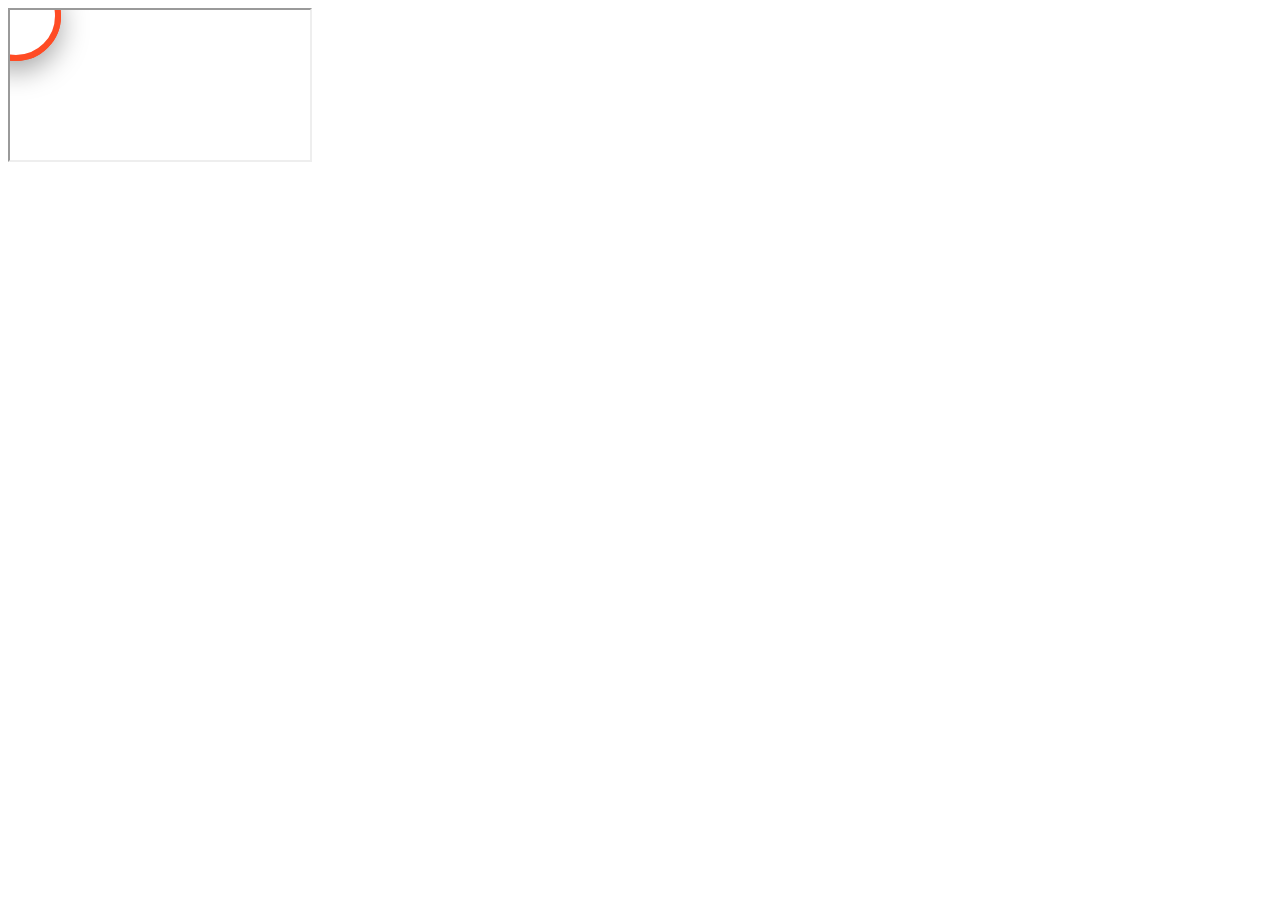
<file: nearby-pint-review/film.html>
<!doctype html>
<html>
<head>
<meta charset="utf-8">
<meta name="viewport" content="width=1206, height=2622">
</head>
<body>
<section>
  <iframe src="cursor.html#t=0,34.61"></iframe>
</section>
<section>
  <video src="simulator-nearby-pint.mp4"></video>
</section>
</body>
</html>
</file>
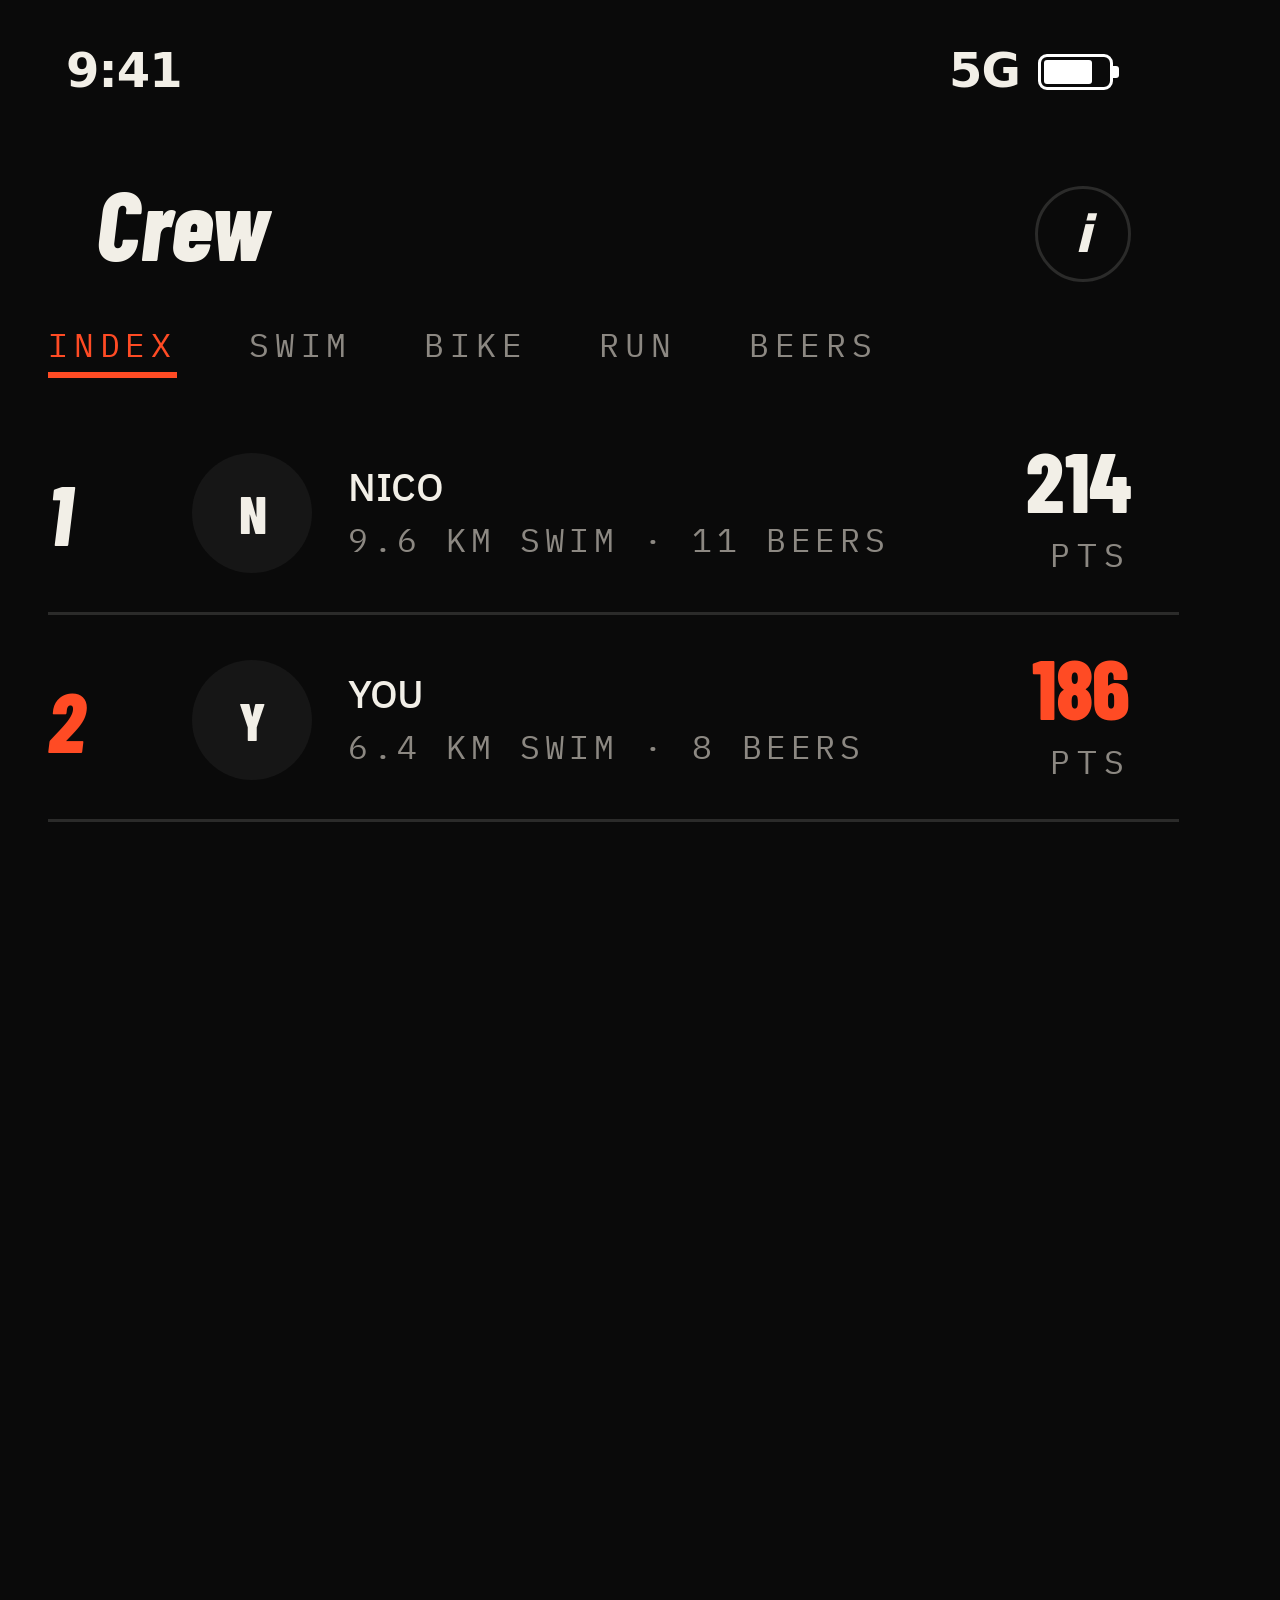
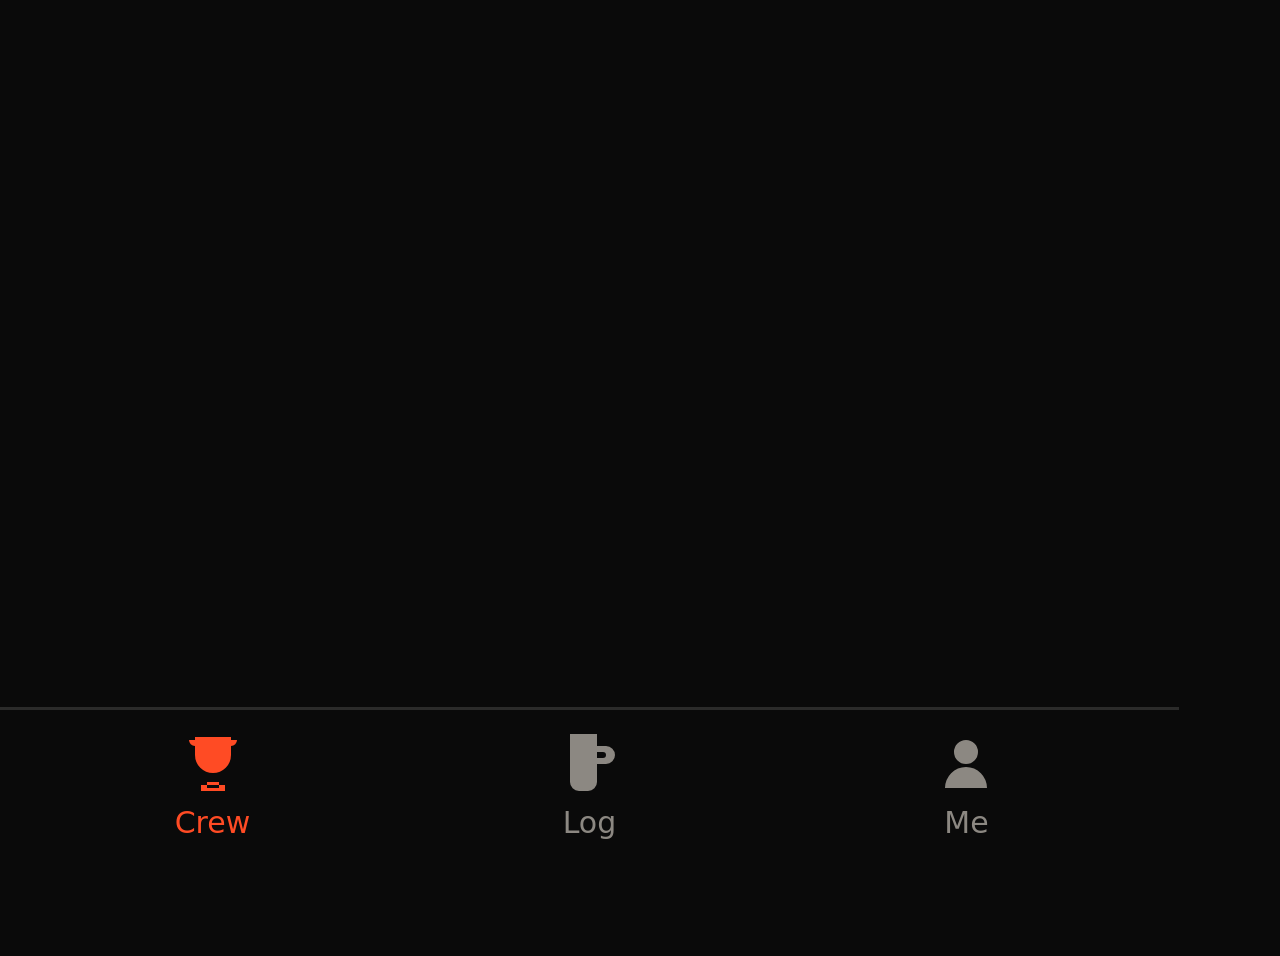
<file: nearby-pint-review/location.html>
<!doctype html>
<html>
<head>
<meta charset="utf-8">
<link rel="stylesheet" href="phone.css">
</head>
<body>
<div class="device">
  <div class="status"><span>9:41</span><span class="right"><span>5G</span><span class="battery"><i></i></span></span></div>
  <div class="crew-head"><h1 class="large-title">Crew</h1><div class="info">i</div></div>
  <div class="filters"><span class="on">INDEX</span><span>SWIM</span><span>BIKE</span><span>RUN</span><span>BEERS</span></div>
  <div class="rank"><b>1</b><div class="avatar">N</div><div class="who"><div class="name">NICO</div><div class="meta">9.6 KM SWIM · 11 BEERS</div></div><div class="pts"><strong>214</strong><span>PTS</span></div></div>
  <div class="rank you"><b>2</b><div class="avatar">Y</div><div class="who"><div class="name">YOU</div><div class="meta">6.4 KM SWIM · 8 BEERS</div></div><div class="pts"><strong>186</strong><span>PTS</span></div></div>
  <div class="tabbar">
    <div class="tab on"><svg viewBox="0 0 24 24"><path d="M8 21h8v-2H8zm2-3h4v2h-4zM6 3h12v6a6 6 0 0 1-12 0zm-2 1h2v2a2 2 0 0 1-2-2zm14 0h2a2 2 0 0 1-2 2V4z"/></svg>Crew</div>
    <div class="tab"><svg viewBox="0 0 24 24"><path d="M6 2h8v4h3a3 3 0 0 1 0 6h-3v6a3 3 0 0 1-3 3H8a3 3 0 0 1-3-3V2zm8 6v2h2a1 1 0 0 0 0-2z"/></svg>Log</div>
    <div class="tab"><svg viewBox="0 0 24 24"><path d="M12 12a4 4 0 1 0-4-4 4 4 0 0 0 4 4zm-7 8a7 7 0 0 1 14 0z"/></svg>Me</div>
  </div>
  <div class="dim" id="dim"></div>
  <div class="alert-wrap" id="while">
    <div class="alert">
      <h2>Allow “Brick &amp; Brew” to use your location?</h2>
      <p class="msg">Brick &amp; Brew uses your location so you can mark home and work, and so we can check nearby pubs before asking whether to log a pint.</p>
      <div class="precise"><span>Precise: On</span><span class="mini"><i></i></span></div>
      <button type="button">Allow Once</button>
      <button type="button" id="while-btn">Allow While Using App</button>
      <button type="button">Don’t Allow</button>
    </div>
  </div>
  <div class="alert-wrap" id="always">
    <div class="alert">
      <h2>Change to Always Allow?</h2>
      <p class="msg">With Always on, Brick &amp; Brew can notice when you linger at a bar, brewery, or restaurant in the evening and ask if you want to log a pint — even if the app is closed. Location stays on this iPhone. We never send it to the crew board.</p>
      <button type="button">Keep Only While Using</button>
      <button type="button" class="bold" id="always-btn">Change to Always Allow</button>
    </div>
  </div>
</div>
<script type="module">
  const dim = document.getElementById("dim");
  const whileWrap = document.getElementById("while");
  const alwaysWrap = document.getElementById("always");
  const whileBtn = document.getElementById("while-btn");
  const alwaysBtn = document.getElementById("always-btn");
  function fade(t, start) { return Math.max(0, Math.min(1, (t - start) / 0.25)); }
  window.film = {
    duration: 7,
    ready: document.fonts.ready,
    frame(t) {
      const first = t < 3.3;
      const a = first ? fade(t, 0.1) : 0;
      const b = first ? 0 : fade(t, 3.3);
      dim.style.opacity = "1";
      whileWrap.style.opacity = String(a);
      alwaysWrap.style.opacity = String(b);
      whileWrap.style.visibility = a > 0.01 ? "visible" : "hidden";
      alwaysWrap.style.visibility = b > 0.01 ? "visible" : "hidden";
      whileBtn.classList.toggle("hit", t >= 2.6 && t < 3.3);
      alwaysBtn.classList.toggle("hit", t >= 5.8);
    }
  };
</script>
</body>
</html>
</file>
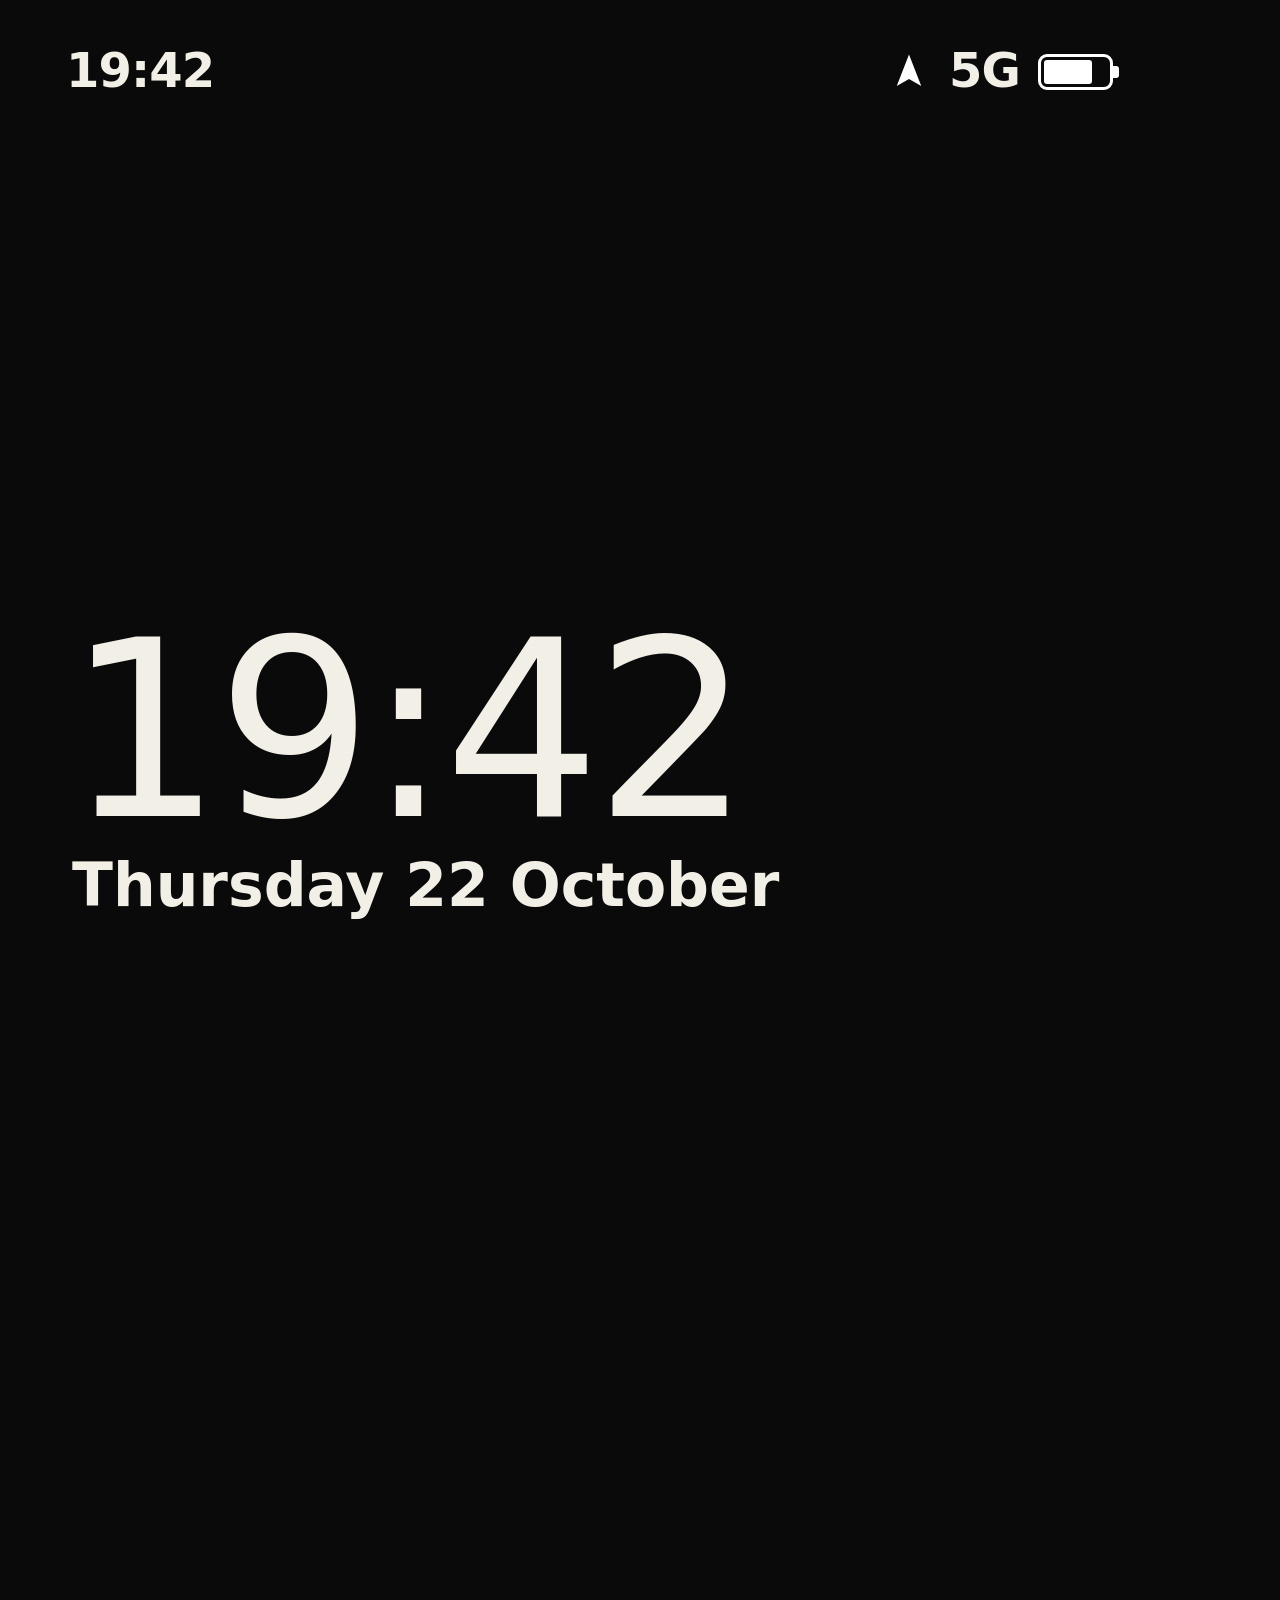
<file: nearby-pint-review/lock.html>
<!doctype html>
<html>
<head>
<meta charset="utf-8">
<link rel="stylesheet" href="phone.css">
</head>
<body>
<div class="device">
  <div class="status"><span>19:42</span><span class="right"><svg class="loc on" viewBox="0 0 24 24"><path d="M12 2l7 18-7-4-7 4z"/></svg><span>5G</span><span class="battery"><i></i></span></span></div>
  <div class="live" id="live">Brick &amp; Brew is using your location</div>
  <div class="banner" id="banner">
    <img src="assets/app-icon.png" alt="">
    <div>
      <div class="app">BRICK &amp; BREW</div>
      <h3>Logging a pint?</h3>
      <p>Looks like you’re at The Half Mile.</p>
    </div>
    <div class="when">now</div>
  </div>
  <p class="lock-time">19:42</p>
  <p class="lock-date">Thursday 22 October</p>
</div>
<script type="module">
  const live = document.getElementById("live");
  const banner = document.getElementById("banner");
  window.film = {
    duration: 8,
    ready: document.fonts.ready,
    frame(t) {
      const liveU = Math.max(0, Math.min(1, (t - 0.35) / 0.3));
      const noteU = Math.max(0, Math.min(1, (t - 2.2) / 0.35));
      live.style.opacity = String(liveU);
      banner.style.opacity = String(noteU);
      banner.style.transform = `translateY(${(1 - noteU) * -16}px)`;
    }
  };
</script>
</body>
</html>
</file>
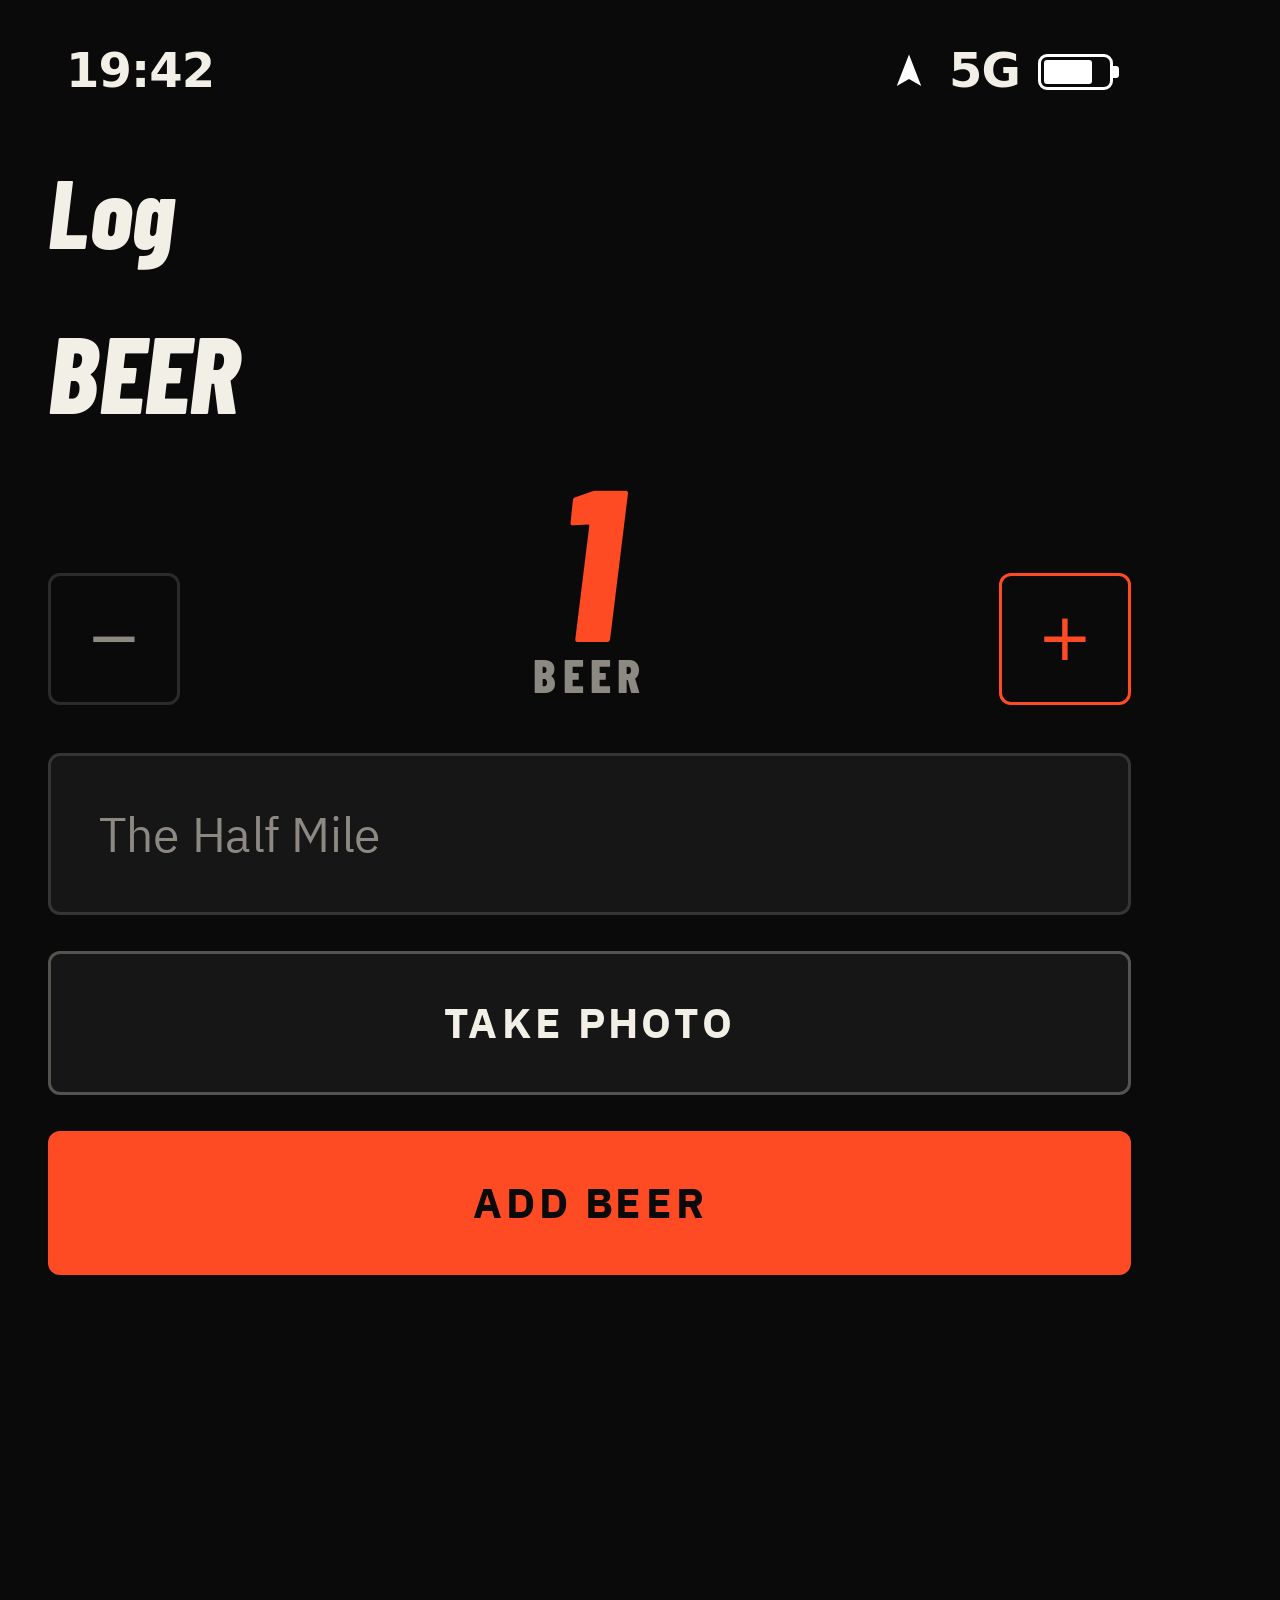
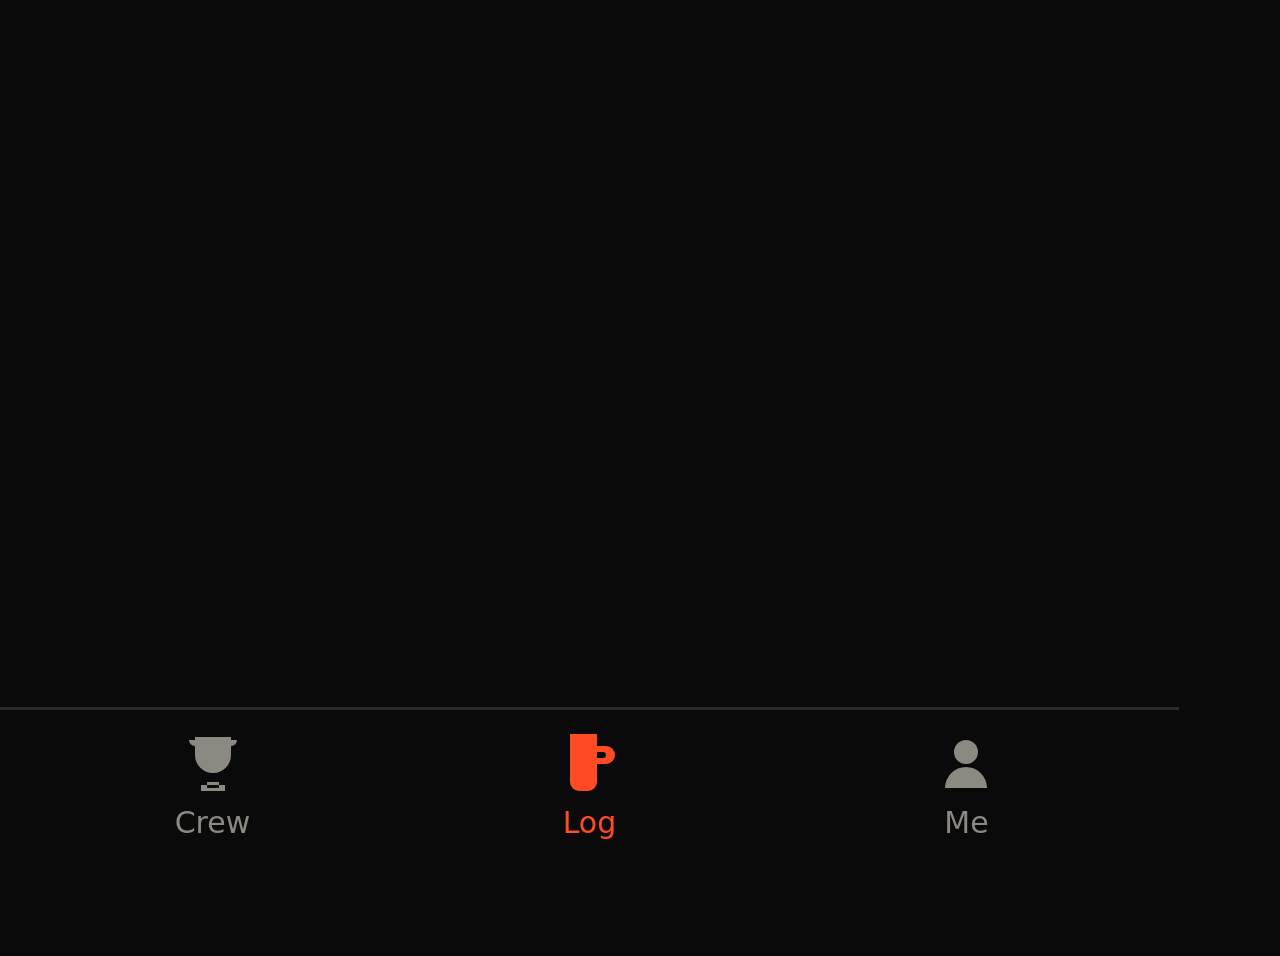
<file: nearby-pint-review/log.html>
<!doctype html>
<html>
<head>
<meta charset="utf-8">
<link rel="stylesheet" href="phone.css">
</head>
<body>
<div class="device">
  <div class="status"><span>19:42</span><span class="right"><svg class="loc on" viewBox="0 0 24 24"><path d="M12 2l7 18-7-4-7 4z"/></svg><span>5G</span><span class="battery"><i></i></span></span></div>
  <h1 class="large-title">Log</h1>
  <div class="composer">
    <p class="beer-word">BEER</p>
    <div class="stepper">
      <div class="step">−</div>
      <div class="count"><strong>1</strong><span>BEER</span></div>
      <div class="step plus">+</div>
    </div>
    <div class="field">The Half Mile</div>
    <div class="btn secondary">TAKE PHOTO</div>
    <div class="btn primary">ADD BEER</div>
  </div>
  <div class="tabbar">
    <div class="tab"><svg viewBox="0 0 24 24"><path d="M8 21h8v-2H8zm2-3h4v2h-4zM6 3h12v6a6 6 0 0 1-12 0zm-2 1h2v2a2 2 0 0 1-2-2zm14 0h2a2 2 0 0 1-2 2V4z"/></svg>Crew</div>
    <div class="tab on"><svg viewBox="0 0 24 24"><path d="M6 2h8v4h3a3 3 0 0 1 0 6h-3v6a3 3 0 0 1-3 3H8a3 3 0 0 1-3-3V2zm8 6v2h2a1 1 0 0 0 0-2z"/></svg>Log</div>
    <div class="tab"><svg viewBox="0 0 24 24"><path d="M12 12a4 4 0 1 0-4-4 4 4 0 0 0 4 4zm-7 8a7 7 0 0 1 14 0z"/></svg>Me</div>
  </div>
</div>
<script type="module">
  const field = document.querySelector(".field");
  window.film = {
    duration: 5,
    ready: document.fonts.ready,
    frame(t) {
      field.style.color = t > 0.2 ? "#f2efe7" : "#8c8882";
    }
  };
</script>
</body>
</html>
</file>
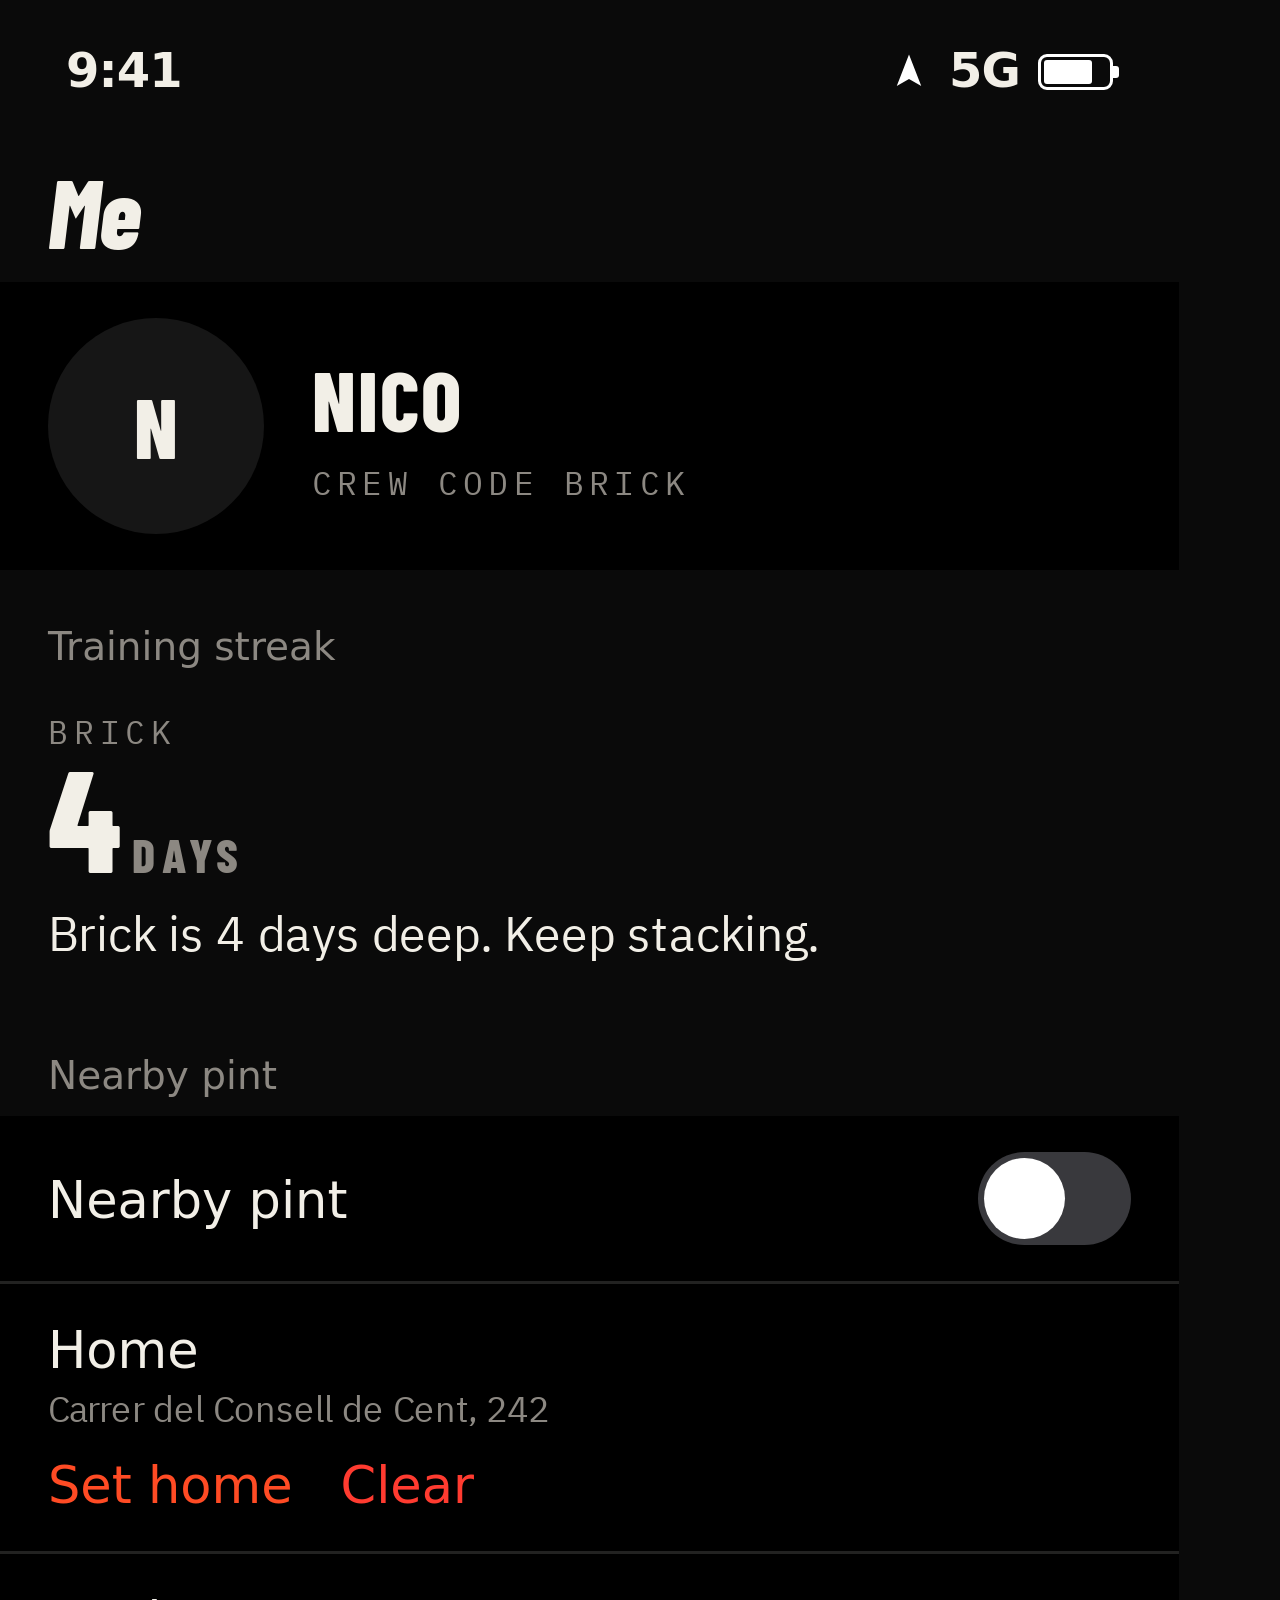
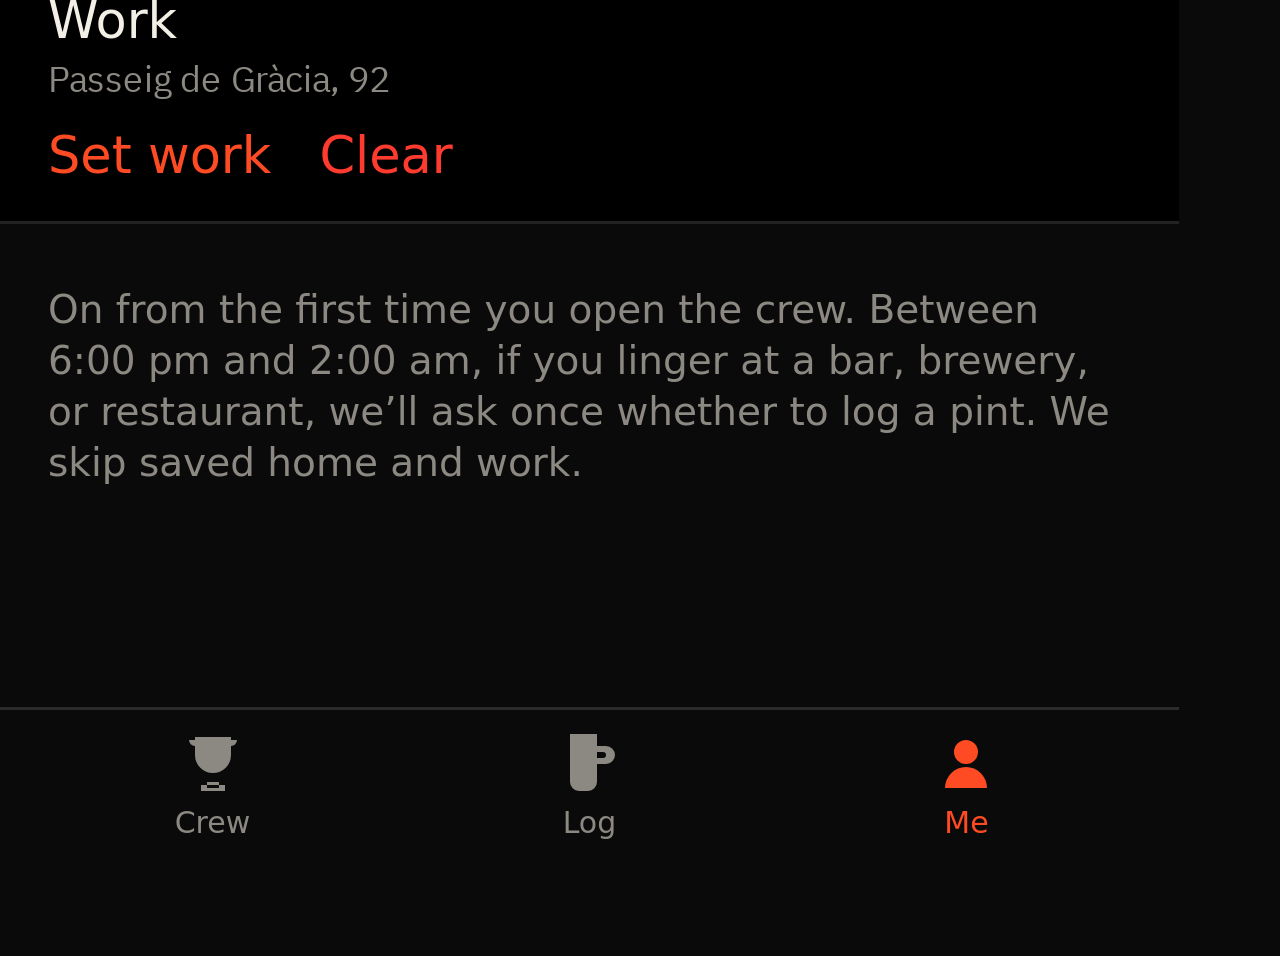
<file: nearby-pint-review/me.html>
<!doctype html>
<html>
<head>
<meta charset="utf-8">
<link rel="stylesheet" href="phone.css">
</head>
<body>
<div class="device">
  <div class="status"><span>9:41</span><span class="right"><svg class="loc on" viewBox="0 0 24 24"><path d="M12 2l7 18-7-4-7 4z"/></svg><span>5G</span><span class="battery"><i></i></span></span></div>
  <h1 class="large-title">Me</h1>
  <div class="profile">
    <div class="avatar lg">N</div>
    <div>
      <div class="name">NICO</div>
      <div class="meta">CREW CODE  BRICK</div>
    </div>
  </div>
  <div class="section-label">Training streak</div>
  <div class="streak">
    <div class="label">BRICK</div>
    <div><span class="days">4</span> <span class="unit">DAYS</span></div>
    <p>Brick is 4 days deep. Keep stacking.</p>
  </div>
  <div class="section-label">Nearby pint</div>
  <div class="group">
    <div class="row"><span>Nearby pint</span><div class="switch" id="sw"><i></i></div></div>
    <div class="place">
      <div class="title">Home</div>
      <div class="addr">Carrer del Consell de Cent, 242</div>
      <div class="links"><span>Set home</span><span class="danger">Clear</span></div>
    </div>
    <div class="place">
      <div class="title">Work</div>
      <div class="addr">Passeig de Gràcia, 92</div>
      <div class="links"><span>Set work</span><span class="danger">Clear</span></div>
    </div>
  </div>
  <p class="footer">On from the first time you open the crew. Between 6:00 pm and 2:00 am, if you linger at a bar, brewery, or restaurant, we’ll ask once whether to log a pint. We skip saved home and work.</p>
  <div class="tabbar">
    <div class="tab"><svg viewBox="0 0 24 24"><path d="M8 21h8v-2H8zm2-3h4v2h-4zM6 3h12v6a6 6 0 0 1-12 0zm-2 1h2v2a2 2 0 0 1-2-2zm14 0h2a2 2 0 0 1-2 2V4z"/></svg>Crew</div>
    <div class="tab"><svg viewBox="0 0 24 24"><path d="M6 2h8v4h3a3 3 0 0 1 0 6h-3v6a3 3 0 0 1-3 3H8a3 3 0 0 1-3-3V2zm8 6v2h2a1 1 0 0 0 0-2z"/></svg>Log</div>
    <div class="tab on"><svg viewBox="0 0 24 24"><path d="M12 12a4 4 0 1 0-4-4 4 4 0 0 0 4 4zm-7 8a7 7 0 0 1 14 0z"/></svg>Me</div>
  </div>
</div>
<script type="module">
  const sw = document.getElementById("sw");
  const knob = sw.querySelector("i");
  window.film = {
    duration: 6,
    ready: document.fonts.ready,
    frame(t) {
      const u = Math.max(0, Math.min(1, t / 0.4));
      sw.classList.toggle("on", u >= 1);
      knob.style.left = `${2 + u * 20}px`;
    }
  };
</script>
</body>
</html>
</file>
<file: docs/css/site.css>
@import url("tokens.css?v=4");
@import url("components.css?v=4");
@import url("pages.css?v=4");
</file>
<file: nearby-pint-review/phone.css>
@font-face {
  font-family: "Barlow Condensed";
  src: url("assets/BarlowCondensed-ExtraBold.ttf") format("truetype");
  font-weight: 800;
  font-style: normal;
}
@font-face {
  font-family: "Barlow Condensed";
  src: url("assets/BarlowCondensed-ExtraBoldItalic.ttf") format("truetype");
  font-weight: 800;
  font-style: italic;
}
@font-face {
  font-family: "IBM Plex Sans";
  src: url("assets/IBMPlexSans-Regular.ttf") format("truetype");
  font-weight: 400;
}
@font-face {
  font-family: "IBM Plex Sans";
  src: url("assets/IBMPlexSans-Medium.ttf") format("truetype");
  font-weight: 500;
}
@font-face {
  font-family: "IBM Plex Sans";
  src: url("assets/IBMPlexSans-Bold.ttf") format("truetype");
  font-weight: 700;
}
@font-face {
  font-family: "IBM Plex Mono";
  src: url("assets/IBMPlexMono-Regular.ttf") format("truetype");
  font-weight: 400;
}

:root {
  --ink: #0a0a0a;
  --black: #000;
  --paper: #f2efe7;
  --muted: #8c8882;
  --signal: #ff4b24;
  --hair: rgba(242, 239, 231, 0.14);
  --blue: #0a84ff;
  --sf: -apple-system, BlinkMacSystemFont, "SF Pro Text", "SF Pro Display", system-ui, sans-serif;
}

* { box-sizing: border-box; }

html, body {
  margin: 0;
  width: 1179px;
  height: 2556px;
  overflow: hidden;
  background: var(--ink);
}

.device {
  width: 393px;
  height: 852px;
  transform: scale(3);
  transform-origin: 0 0;
  position: relative;
  overflow: hidden;
  background: var(--ink);
  color: var(--paper);
  font-family: "IBM Plex Sans", sans-serif;
}

.status {
  height: 54px;
  padding: 14px 22px 0;
  display: flex;
  align-items: flex-start;
  justify-content: space-between;
  font-family: var(--sf);
  font-size: 16px;
  font-weight: 600;
  letter-spacing: -0.3px;
}
.status .right { display: flex; align-items: center; gap: 6px; }
.loc { width: 14px; height: 14px; fill: #fff; opacity: 0; }
.loc.on { opacity: 1; }
.battery {
  width: 25px; height: 12px; border: 1px solid #fff; border-radius: 3px; position: relative;
}
.battery i { position: absolute; left: 1px; top: 1px; bottom: 1px; width: 16px; background: #fff; border-radius: 1px; }
.battery::after {
  content: ""; position: absolute; right: -3px; top: 3px; width: 2px; height: 4px; background: #fff; border-radius: 0 1px 1px 0;
}

.large-title {
  margin: 0;
  padding: 0 16px 8px;
  font-family: "Barlow Condensed", sans-serif;
  font-weight: 800;
  font-style: italic;
  font-size: 32px;
  line-height: 1;
}
.crew-head {
  display: flex; align-items: center; padding: 4px 16px 2px;
}
.crew-head h1 { flex: 1; }
.info {
  width: 32px; height: 32px; border-radius: 16px;
  border: 1px solid var(--hair); color: var(--paper);
  display: grid; place-items: center;
  font-family: var(--sf); font-size: 17px; font-weight: 600; font-style: italic;
}

.filters {
  display: flex; gap: 24px; padding: 8px 16px 10px;
  font-family: "IBM Plex Mono", monospace; font-size: 11px; letter-spacing: 1.6px;
  color: var(--muted);
}
.filters .on { color: var(--signal); box-shadow: inset 0 -2px 0 var(--signal); padding-bottom: 4px; }

.rank {
  display: flex; align-items: center; gap: 12px;
  padding: 12px 16px; position: relative;
}
.rank::after {
  content: ""; position: absolute; left: 16px; right: 0; bottom: 0; height: 1px; background: var(--hair);
}
.rank b {
  width: 36px; font-family: "Barlow Condensed", sans-serif; font-weight: 800; font-style: italic; font-size: 28px;
}
.rank.you b, .rank.you .pts strong { color: var(--signal); }
.avatar {
  width: 40px; height: 40px; border-radius: 20px; background: #161616;
  display: grid; place-items: center;
  font-family: "Barlow Condensed", sans-serif; font-weight: 800; font-size: 18px;
}
.avatar.lg { width: 72px; height: 72px; border-radius: 36px; font-size: 28px; }
.who { flex: 1; min-width: 0; }
.who .name { font-size: 13px; font-weight: 500; letter-spacing: 0.2px; }
.who .meta { font-family: "IBM Plex Mono", monospace; font-size: 11px; color: var(--muted); letter-spacing: 1.2px; margin-top: 2px; }
.pts { text-align: right; }
.pts strong {
  display: block; font-family: "Barlow Condensed", sans-serif; font-weight: 800; font-size: 28px; line-height: 0.9;
}
.pts span { font-family: "IBM Plex Mono", monospace; font-size: 11px; color: var(--muted); letter-spacing: 2px; }

.section-label {
  margin: 18px 16px 6px;
  font-family: var(--sf); font-size: 13px; color: var(--muted);
}
.group { background: var(--black); margin: 0 0 0; }
.row {
  display: flex; align-items: center; justify-content: space-between; gap: 12px;
  padding: 12px 16px; border-bottom: 1px solid var(--hair); font-size: 17px;
  font-family: var(--sf);
}
.place { padding: 12px 16px; border-bottom: 1px solid var(--hair); }
.place .title { font-family: var(--sf); font-size: 17px; }
.place .addr { font-size: 12px; color: var(--muted); margin-top: 2px; font-family: "IBM Plex Sans", sans-serif; }
.links { display: flex; gap: 16px; margin-top: 8px; }
.links span { color: var(--signal); font-family: var(--sf); font-size: 17px; }
.links .danger { color: #ff3b30; }
.footer {
  padding: 8px 16px 0; font-size: 13px; line-height: 1.3; color: var(--muted); font-family: var(--sf);
}
.profile {
  display: flex; gap: 16px; align-items: center; padding: 12px 16px; background: #000;
}
.profile .name {
  font-family: "Barlow Condensed", sans-serif; font-weight: 800; font-size: 28px; letter-spacing: 0.4px;
}
.profile .meta { font-family: "IBM Plex Mono", monospace; font-size: 11px; color: var(--muted); letter-spacing: 1.4px; margin-top: 4px; }

.streak { padding: 8px 16px 12px; }
.streak .label {
  font-family: "IBM Plex Mono", monospace; font-size: 11px; letter-spacing: 1.6px; color: var(--muted);
}
.streak .days {
  font-family: "Barlow Condensed", sans-serif; font-weight: 800; font-size: 48px; line-height: 0.9;
}
.streak .unit { font-family: "Barlow Condensed", sans-serif; font-weight: 800; font-size: 16px; letter-spacing: 2px; color: var(--muted); }
.streak p { margin: 6px 0 0; font-size: 16px; }

.switch {
  width: 51px; height: 31px; border-radius: 16px; background: #39393d; position: relative; flex: none;
}
.switch i {
  position: absolute; top: 2px; left: 2px; width: 27px; height: 27px; border-radius: 14px; background: #fff;
}
.switch.on { background: var(--signal); }
.switch.on i { left: 22px; }

.tabbar {
  position: absolute; left: 0; right: 0; bottom: 0; height: 83px;
  background: var(--ink); border-top: 1px solid var(--hair);
  display: flex; padding: 6px 8px 0;
  font-family: var(--sf); font-size: 10px; font-weight: 500; color: var(--muted);
}
.tab { flex: 1; display: flex; flex-direction: column; align-items: center; gap: 2px; }
.tab.on { color: var(--signal); }
.tab svg { width: 24px; height: 24px; fill: currentColor; }

.composer { padding: 8px 16px 0; }
.beer-word {
  font-family: "Barlow Condensed", sans-serif; font-weight: 800; font-style: italic; font-size: 36px; margin: 0 0 12px;
}
.stepper { display: flex; align-items: flex-end; gap: 16px; }
.step {
  width: 44px; height: 44px; border: 1px solid var(--hair); border-radius: 4px;
  display: grid; place-items: center; font-family: var(--sf); font-size: 22px; color: var(--muted);
}
.step.plus { border-color: var(--signal); color: var(--signal); }
.count { flex: 1; text-align: center; }
.count strong {
  display: block; font-family: "Barlow Condensed", sans-serif; font-weight: 800; font-style: italic;
  font-size: 72px; line-height: 0.8; color: var(--signal);
}
.count span { font-family: "Barlow Condensed", sans-serif; font-weight: 800; letter-spacing: 2px; color: var(--muted); }
.field {
  margin-top: 16px; background: #161616; border: 1px solid var(--hair); border-radius: 4px;
  padding: 16px; color: var(--muted); font-size: 16px;
}
.btn {
  margin-top: 12px; height: 48px; border-radius: 4px; display: grid; place-items: center;
  font-family: "IBM Plex Sans", sans-serif; font-weight: 600; font-size: 14px; letter-spacing: 1.1px;
}
.btn.primary { background: var(--signal); color: var(--ink); }
.btn.secondary { background: #161616; color: var(--paper); border: 1px solid rgba(242,239,231,0.28); }

.dim {
  position: absolute; inset: 0; background: rgba(0,0,0,0.4); opacity: 0;
}
.alert-wrap {
  position: absolute; inset: 0; display: flex; align-items: center; justify-content: center; opacity: 0;
}
.alert {
  width: 270px; border-radius: 14px; overflow: hidden;
  background: #2c2c2e; color: #fff;
  font-family: var(--sf);
}
.alert h2 {
  margin: 0; padding: 18px 16px 2px; font-size: 17px; font-weight: 600; text-align: center;
  letter-spacing: -0.4px; line-height: 1.2;
}
.alert .msg {
  margin: 0; padding: 6px 16px 14px; font-size: 13px; text-align: center; line-height: 1.25; letter-spacing: -0.08px;
}
.precise {
  display: flex; align-items: center; justify-content: space-between;
  margin: 0 12px 12px; padding: 8px 10px; border-radius: 10px; background: rgba(255,255,255,0.06);
  font-size: 13px;
}
.precise .mini { width: 38px; height: 22px; border-radius: 11px; background: #34c759; position: relative; }
.precise .mini i { position: absolute; top: 2px; right: 2px; width: 18px; height: 18px; border-radius: 9px; background: #fff; }
.alert button {
  display: block; width: 100%; height: 44px; border: 0; border-top: 0.5px solid rgba(84,84,88,0.65);
  background: transparent; color: var(--blue); font-family: var(--sf); font-size: 17px;
}
.alert .pair { display: flex; }
.alert .pair button { flex: 1; width: auto; }
.alert .pair button + button { border-left: 0.5px solid rgba(84,84,88,0.65); }
.alert button.bold { font-weight: 600; }
.hit { background: rgba(10,132,255,0.18); }

.lock-time {
  margin: 28px 0 0 22px;
  font-family: var(--sf); font-weight: 360; font-size: 82px; letter-spacing: -2px; line-height: 0.9;
}
.lock-date { margin: 2px 0 0 24px; font-family: var(--sf); font-size: 20px; font-weight: 600; }
.live {
  margin: 8px 14px 0; height: 32px; border-radius: 8px; background: #0a84ff; color: #fff;
  display: flex; align-items: center; padding: 0 12px; gap: 8px;
  font-family: var(--sf); font-size: 13px; font-weight: 600; opacity: 0;
}
.banner {
  margin: 8px; padding: 12px 14px; border-radius: 16px; background: #1c1c1e;
  display: grid; grid-template-columns: 38px 1fr auto; gap: 10px; align-items: start; opacity: 0;
}
.banner img { width: 38px; height: 38px; border-radius: 9px; }
.banner .app { font-family: var(--sf); font-size: 13px; font-weight: 600; color: rgba(255,255,255,0.6); letter-spacing: 0.2px; }
.banner h3 { margin: 1px 0 0; font-family: var(--sf); font-size: 15px; font-weight: 600; }
.banner p { margin: 0; font-family: var(--sf); font-size: 15px; line-height: 1.25; }
.banner .when { font-family: var(--sf); font-size: 13px; color: rgba(255,255,255,0.55); }
</file>
